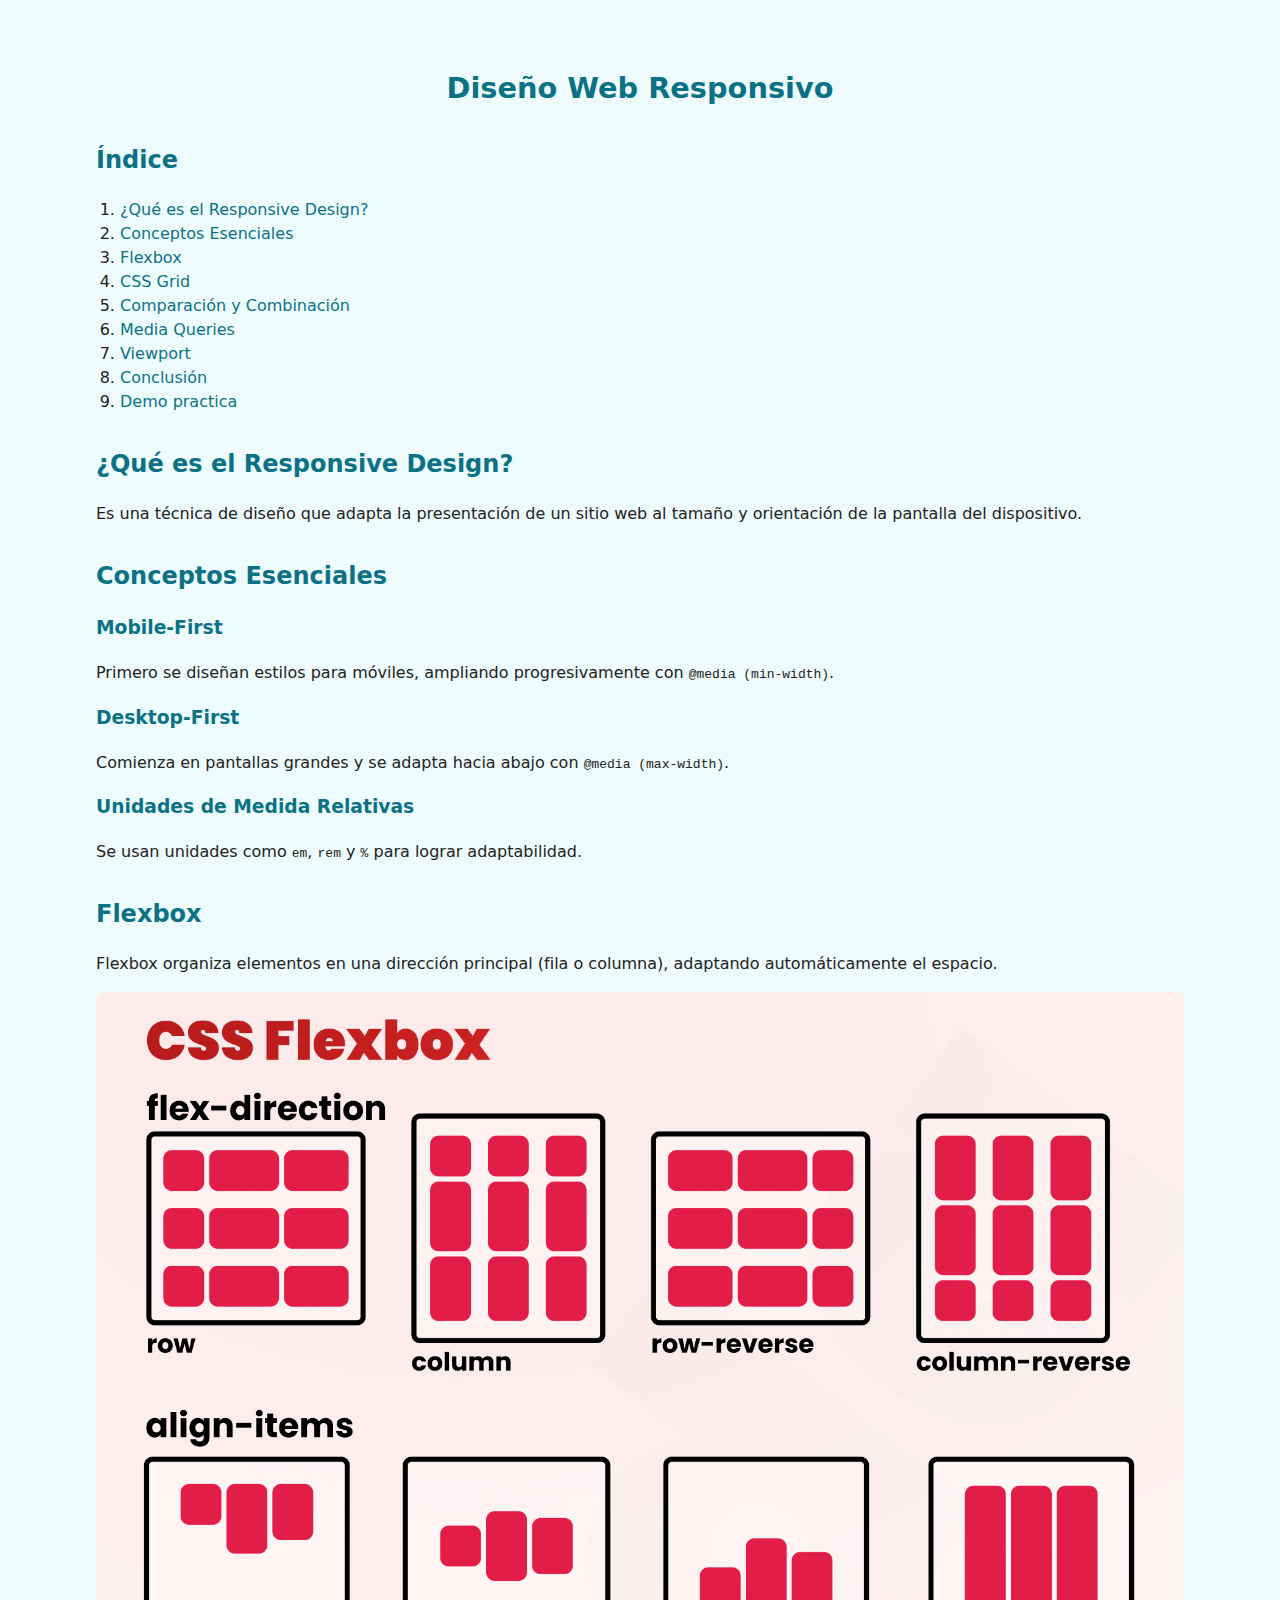
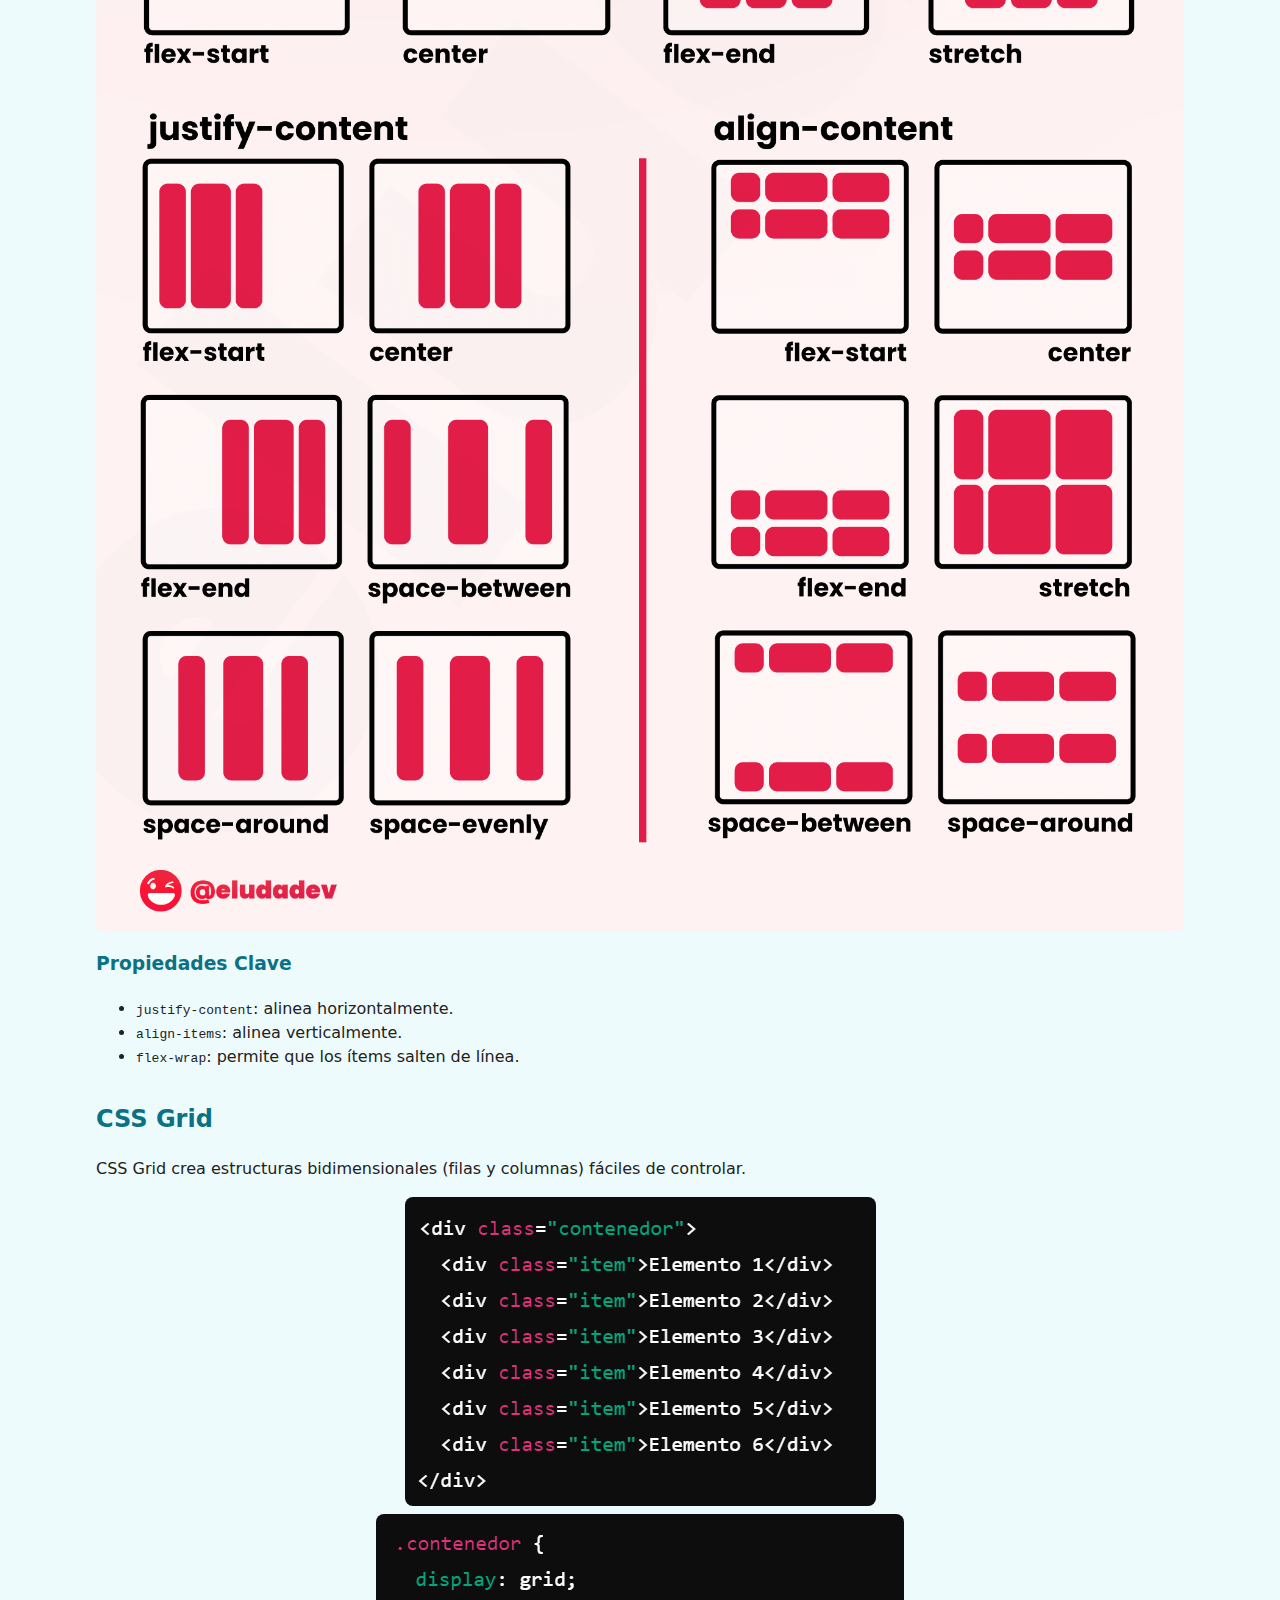
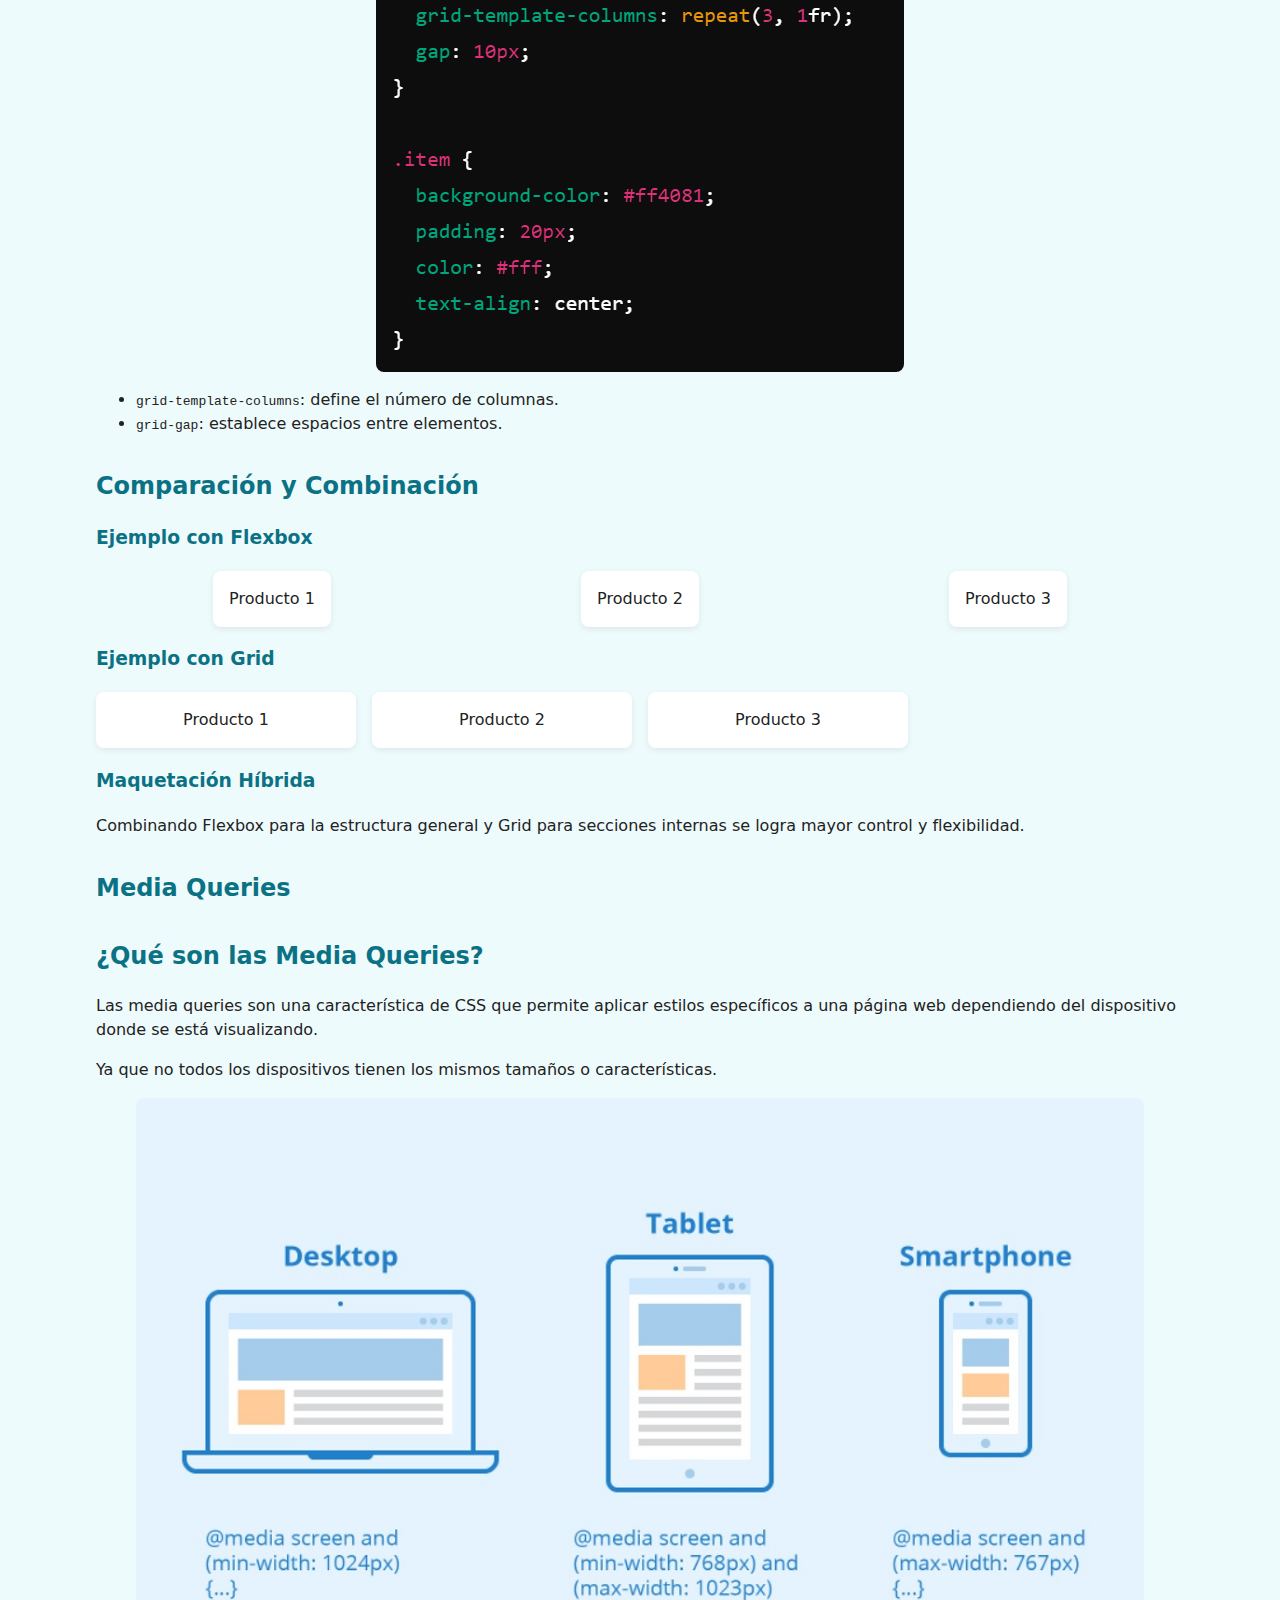
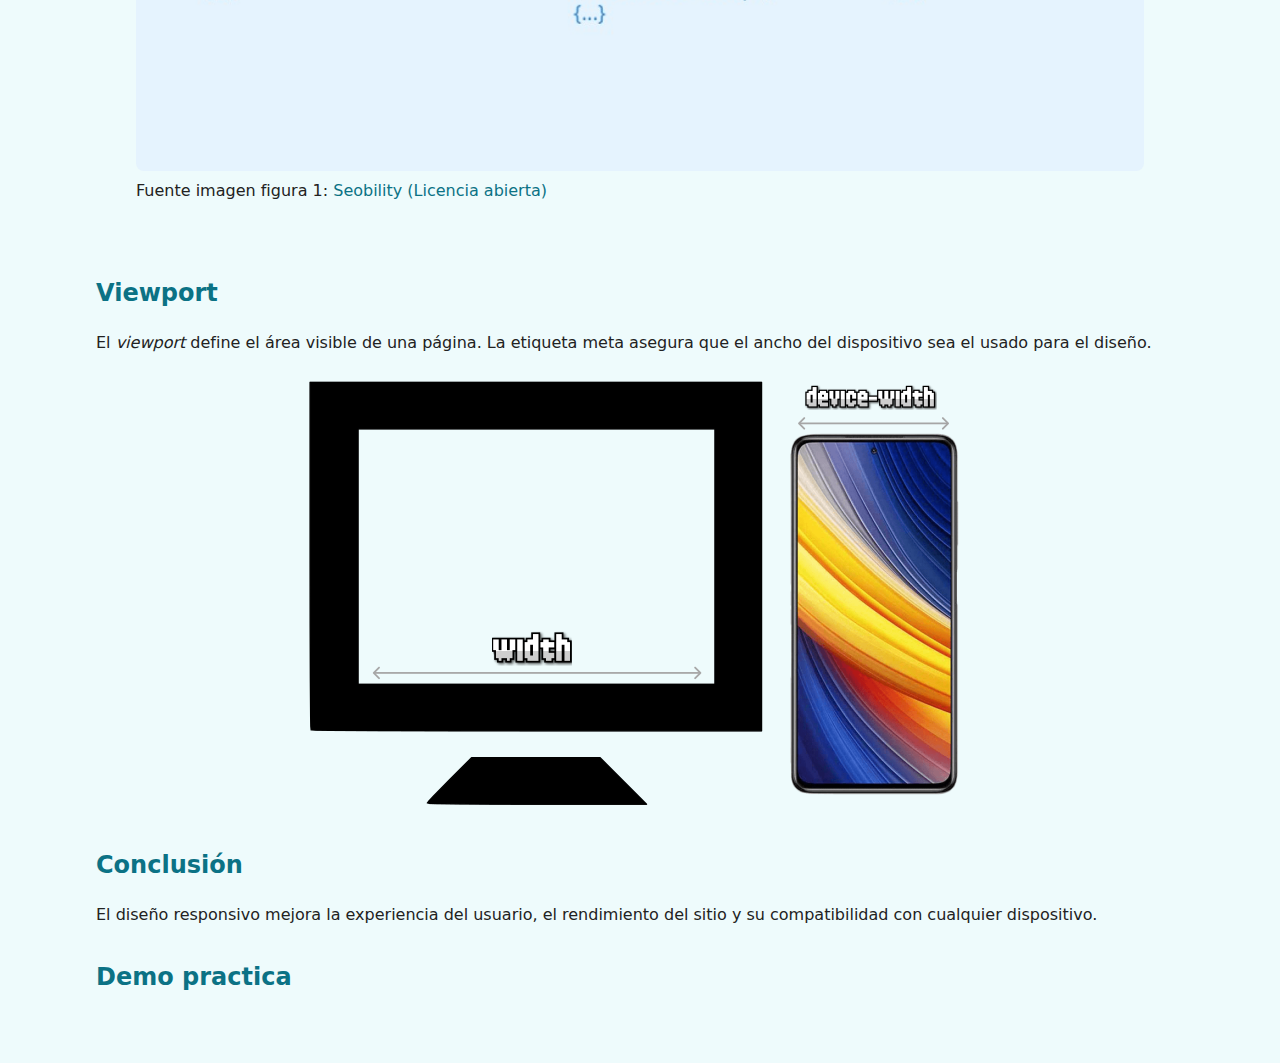
<file: index.html>
<!DOCTYPE html>
<html lang="es">
<head>
  <meta charset="UTF-8">
  <meta name="viewport" content="width=device-width, initial-scale=1.0">
  <title>Diseño Web Responsivo — Práctica Completa</title>
  <style>
    /* =============================
       ESTILOS BASE — MOBILE FIRST
       ============================= */
    :root {
      --color-primario: #0b7285;
      --color-fondo: #f7f9fb;
      --color-texto: #222;
      --color-muted: #6c757d;
      --espaciado: 1rem;
      font-family: system-ui, Arial, sans-serif;
    }

    * { box-sizing: border-box; }
    body {
      margin: 0;
      background: var(--color-fondo);
      color: var(--color-texto);
      line-height: 1.5;
      padding: var(--espaciado);
    }

    h1, h2, h3 { color: var(--color-primario); }
    h1 { text-align: center; margin-bottom: 1.5rem; }
    h2 { margin-top: 2rem; }

    a { color: var(--color-primario); text-decoration: none; }
    a:hover { text-decoration: underline; }

    ol { padding-left: 1.5rem; }

    img { max-width: 100%; height: auto; border-radius: 8px; display: block; margin: 0.5rem auto; }

    /* Flexbox */
    .flex-container {
      display: flex;
      flex-wrap: wrap;
      gap: var(--espaciado);
      justify-content: center;
    }

    /* Grid */
    .grid-container {
      display: grid;
      grid-template-columns: 1fr;
      gap: var(--espaciado);
    }

    .producto {
      background: white;
      border-radius: 8px;
      padding: 1rem;
      text-align: center;
      box-shadow: 0 2px 6px rgba(0,0,0,0.08);
    }

    /* =============================
       MEDIA QUERIES — RESPONSIVIDAD
       ============================= */

    /* Tabletas (>=481px) */
    @media (min-width: 481px) {
      body { padding: 2rem; }
      .grid-container { grid-template-columns: repeat(2, 1fr); }
      h1 { font-size: 1.8rem; }
    }

    /* Portátiles (>=769px) */
    @media (min-width: 769px) {
      .grid-container { grid-template-columns: repeat(3, 1fr); }
      .flex-container { justify-content: space-around; }
    }

    /* Escritorio (>=1025px) */
    @media (min-width: 1025px) {
      body { padding: 3rem 6rem; }
      .grid-container { grid-template-columns: repeat(4, 1fr); }
    }

    /* Landscape */
    @media (orientation: landscape) {
      body { background: #eefbfc; }
    }
  </style>
</head>
<body>
  <h1>Diseño Web Responsivo</h1>

  <!-- Índice -->
  <section id="Indice">
    <h2>Índice</h2>
    <ol>
      <li><a href="#definicion_responsividad">¿Qué es el Responsive Design?</a></li>
      <li><a href="#conceptos_esenciales">Conceptos Esenciales</a></li>
      <li><a href="#flexbox">Flexbox</a></li>
      <li><a href="#css_grid">CSS Grid</a></li>
      <li><a href="#Comparacion_y_Combinacion">Comparación y Combinación</a></li>
      <li><a href="#media_queries">Media Queries</a></li>
      <li><a href="#uso_viewport">Viewport</a></li>
      <li><a href="#conclusion">Conclusión</a></li>
      <li><a href="#demo">Demo practica</a></li>
    </ol>
  </section>

  <!-- Definición -->
  <section id="definicion_responsividad">
    <h2><a href="https://youtu.be/QKacZRBTcoo" target="_blank">¿Qué es el Responsive Design?</a></h2>
    <p>Es una técnica de diseño que adapta la presentación de un sitio web al tamaño y orientación de la pantalla del dispositivo.</p>
  </section>

  <!-- Conceptos Esenciales -->
  <section id="conceptos_esenciales">
    <h2>Conceptos Esenciales</h2>
    <h3>Mobile-First</h3>
    <p>Primero se diseñan estilos para móviles, ampliando progresivamente con <code>@media (min-width)</code>.</p>

    <h3>Desktop-First</h3>
    <p>Comienza en pantallas grandes y se adapta hacia abajo con <code>@media (max-width)</code>.</p>

    <h3>Unidades de Medida Relativas</h3>
    <p>Se usan unidades como <code>em</code>, <code>rem</code> y <code>%</code> para lograr adaptabilidad.</p>
  </section>

  <!-- Flexbox -->
  <section id="flexbox">
    <h2>Flexbox</h2>
    <p>Flexbox organiza elementos en una dirección principal (fila o columna), adaptando automáticamente el espacio.</p>
    <img src="Images/imagen_2025-10-03_170807408.png" alt="Ejemplo Flexbox">
    <h3>Propiedades Clave</h3>
    <ul>
      <li><code>justify-content</code>: alinea horizontalmente.</li>
      <li><code>align-items</code>: alinea verticalmente.</li>
      <li><code>flex-wrap</code>: permite que los ítems salten de línea.</li>
    </ul>
  </section>

  <!-- CSS Grid -->
  <section id="css_grid">
    <h2>CSS Grid</h2>
    <p>CSS Grid crea estructuras bidimensionales (filas y columnas) fáciles de controlar.</p>
    <img src="Images/imagen grid2.PNG" alt="Ejemplo Grid 1">
    <img src="Images/imagen grid3.PNG" alt="Ejemplo Grid 2">
    <ul>
      <li><code>grid-template-columns</code>: define el número de columnas.</li>
      <li><code>grid-gap</code>: establece espacios entre elementos.</li>
    </ul>
  </section>

  <!-- Comparación y Combinación -->
  <section id="Comparacion_y_Combinacion">
    <h2>Comparación y Combinación</h2>

    <h3>Ejemplo con Flexbox</h3>
    <div class="flex-container">
      <div class="producto">Producto 1</div>
      <div class="producto">Producto 2</div>
      <div class="producto">Producto 3</div>
    </div>

    <h3>Ejemplo con Grid</h3>
    <div class="grid-container">
      <div class="producto">Producto 1</div>
      <div class="producto">Producto 2</div>
      <div class="producto">Producto 3</div>
    </div>

    <h3>Maquetación Híbrida</h3>
    <p>Combinando Flexbox para la estructura general y Grid para secciones internas se logra mayor control y flexibilidad.</p>
  </section>

<!--Media Queries*-->
    <div id="media_queries">
        <h2>Media Queries</h2>
        <section id="media-queries">
            <h2><a href="https://www.youtube.com/watch?v=8O03W0Ny7Zg&t=37s" target="_blank">¿Qué son las Media Queries?</a></h2>
            <p>Las media queries son una característica de CSS que permite aplicar estilos específicos a una página web dependiendo del dispositivo donde se está visualizando.</p>
            <p>Ya que no todos los dispositivos tienen los mismos tamaños o características.</p>

            <figure id="imagen-media-queries">
                <img src="Images/WhatsApp Image 2025-10-07 at 05.44.26_9d6fdb37.jpg" alt="Ejemplo visual de Media Queries">
                <figcaption>
                    Fuente imagen figura 1: 
                    <a href="https://www.seobility.net/es/wiki/Media_Query" target="_blank" rel="noopener noreferrer">
                        Seobility (Licencia abierta)
                    </a>
                </figcaption>
            </figure>
        </section>

  <!-- Viewport -->
  <section id="uso_viewport">
    <h2>Viewport</h2>
    <p>El <em>viewport</em> define el área visible de una página. La etiqueta meta asegura que el ancho del dispositivo sea el usado para el diseño.</p>
    <img src="Images/viewport.PNG" alt="Ejemplo del viewport en diseño responsivo">
  </section>

  <!-- Conclusión -->
  <section id="conclusion">
    <h2>Conclusión</h2>
    <p>El diseño responsivo mejora la experiencia del usuario, el rendimiento del sitio y su compatibilidad con cualquier dispositivo.</p>
  </section>

  <!-- Demo practica -->
  <section id="demo">
    <h2><a href="flex-app.html">Demo practica</a></h2>
</body>
</html>
</file>
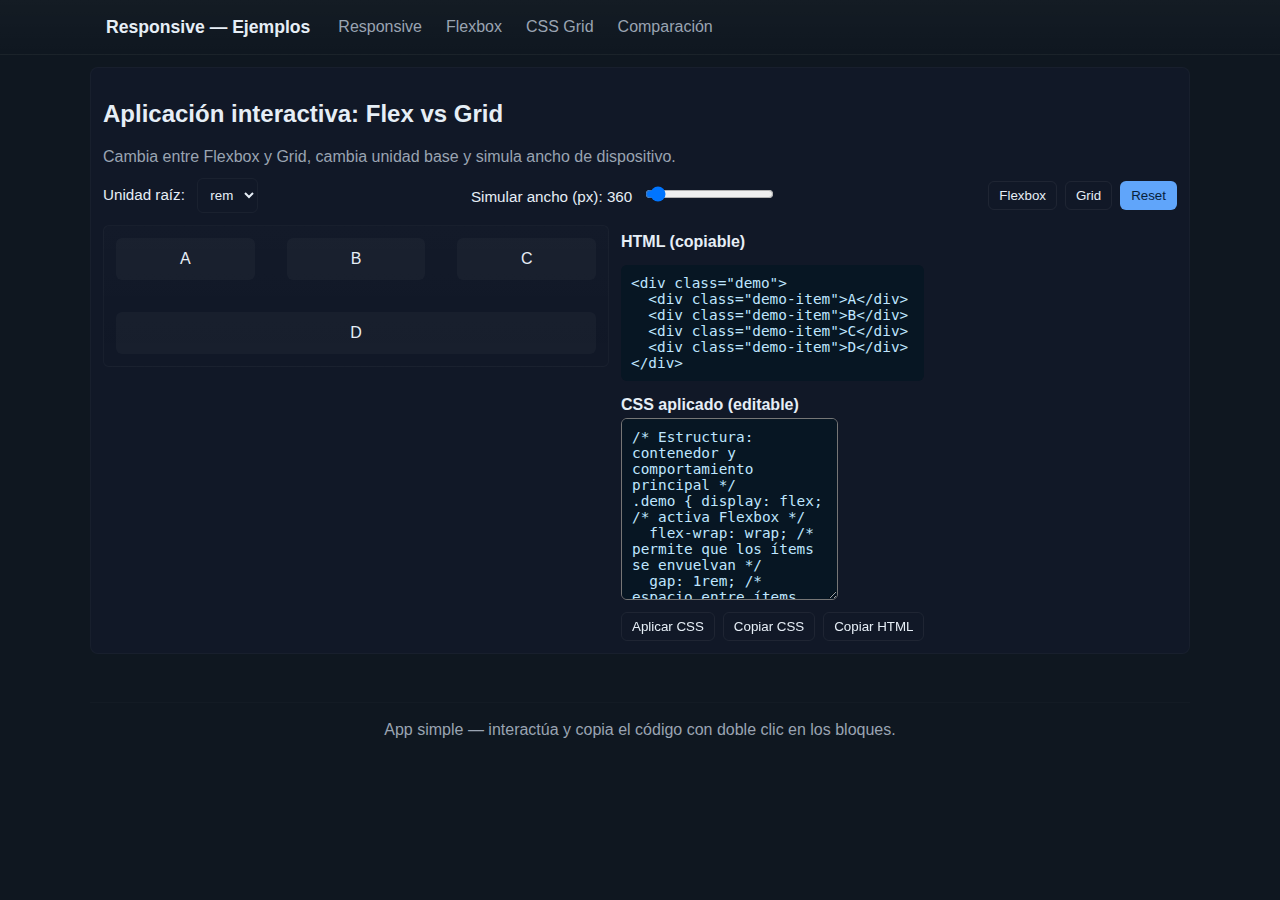
<file: flex-app.html>
<!doctype html>
<html lang="es">
<head>
  <meta charset="utf-8" />
  <meta name="viewport" content="width=device-width,initial-scale=1" />
  <title>Responsive básico — Flexbox y Grid (ejemplos simples)</title>
  <link rel="stylesheet" href="flex-app.css">
  <style>
    /* pequeña pista dentro de la página para estudiantes */
    .hint { font-size: .9rem; color: #9aa4b2; margin-top: .25rem }
  </style>
  <style id="liveDemoStyle"></style>
</head>
<body>
  <header class="site-header">
    <div class="header-inner wrap-inner">
      <div class="brand">Responsive — Ejemplos</div>
      <nav class="site-nav" aria-label="Principal">
        <a href="#responsive">Responsive</a>
        <a href="#flexbox">Flexbox</a>
        <a href="#grid">CSS Grid</a>
        <a href="#comparacion">Comparación</a>
      </nav>
    </div>
  </header>

  <main class="main wrap-inner">
    <!-- App: controles y demo interactivo -->
    <section class="section">
      <h2>Aplicación interactiva: Flex vs Grid</h2>
      <p class="short">Cambia entre Flexbox y Grid, cambia unidad base y simula ancho de dispositivo.</p>

      <div class="controls">
        <div>
          <label for="unitSelect">Unidad raíz:</label>
          <select id="unitSelect">
            <option value="rem">rem</option>
            <option value="em">em</option>
            <option value="vw">vw</option>
          </select>
        </div>

        <div>
          <label for="vwSlider">Simular ancho (px): <output id="vwOut">360</output></label>
          <input id="vwSlider" type="range" min="320" max="1200" value="360">
        </div>

        <div class="btn-row">
          <button class="btn" id="useFlex">Flexbox</button>
          <button class="btn" id="useGrid">Grid</button>
          <button class="btn primary" id="resetSize">Reset</button>
        </div>
      </div>

      <div class="demo-wrap" id="demoWrap">
        <div class="demo" id="demoArea">
          <div class="demo-item">A</div>
          <div class="demo-item">B</div>
          <div class="demo-item">C</div>
          <div class="demo-item">D</div>
        </div>

        <aside class="code-panel">
          <div class="code-title">HTML (copiable)</div>
          <pre id="htmlCode" class="code">&lt;div class="demo"&gt;
  &lt;div class="demo-item"&gt;A&lt;/div&gt;
  &lt;div class="demo-item"&gt;B&lt;/div&gt;
  &lt;div class="demo-item"&gt;C&lt;/div&gt;
  &lt;div class="demo-item"&gt;D&lt;/div&gt;
&lt;/div&gt;</pre>
          <div class="code-title">CSS aplicado (editable)</div>
          <textarea id="cssCode" class="code" rows="10"></textarea>

          <div class="code-actions" style="margin-top:8px;display:flex;gap:8px;">
            <button class="btn" id="applyCssBtn">Aplicar CSS</button>
            <button class="btn" id="copyCssBtn">Copiar CSS</button>
            <button class="btn" id="copyHtmlBtn">Copiar HTML</button>
          </div>
        </aside>
      </div>
    </section>

  </main>

  <footer class="site-footer wrap-inner">App simple — interactúa y copia el código con doble clic en los bloques.</footer>

  <script>
  const demo = document.getElementById('demoArea');
  const cssCode = document.getElementById('cssCode');
  const demoWrap = document.getElementById('demoWrap');
  const unitSelect = document.getElementById('unitSelect');
  const vwSlider = document.getElementById('vwSlider');
  const vwOut = document.getElementById('vwOut');
  const liveStyle = document.getElementById('liveDemoStyle');
  const applyCssBtn = document.getElementById('applyCssBtn');
  const copyCssBtn = document.getElementById('copyCssBtn');
  const copyHtmlBtn = document.getElementById('copyHtmlBtn');

    function applyFlex() {
      demo.className = 'demo demo-flex';
      const css = `/* Estructura: contenedor y comportamiento principal */
.demo { display: flex; /* activa Flexbox */
  flex-wrap: wrap; /* permite que los ítems se envuelvan */
  gap: 1rem; /* espacio entre ítems (usa rem para escalar) */
}

/* Ítems: tamaño base y comportamiento flexible */
.demo-item {
  flex: 1 1 8rem; /* grow shrink basis */
  min-width: 6rem; /* evita que se rompan demasiado */
  padding: 0.75rem; text-align: center;
}

/* Responsive: ejemplos de adaptación */
@media (min-width: 700px) {
  .demo { gap: 1.5rem; }
}`;
      cssCode.value = css;
    }

    function applyGrid() {
      demo.className = 'demo demo-grid';
      const css = `/* Estructura: definición de la cuadrícula */
.demo { display: grid; /* activa CSS Grid */
  grid-template-columns: repeat(auto-fill, minmax(8rem, 1fr)); /* columnas responsivas */
  gap: 1rem; /* espacio entre celdas */
}

/* Ítems: estilos internos de cada celda */
.demo-item { padding: 0.75rem; text-align: center; }

/* Responsive: ajustes para pantallas grandes */
@media (min-width: 700px) {
  .demo { gap: 1.5rem; }
}`;
      cssCode.value = css;
    }

    unitSelect.addEventListener('change', () => {
      const u = unitSelect.value;
      if (u === 'rem') document.documentElement.style.fontSize = '16px';
      if (u === 'em') document.documentElement.style.fontSize = '14px';
      if (u === 'vw') document.documentElement.style.fontSize = (window.innerWidth/100) + 'px';
    });

    vwSlider.addEventListener('input', () => {
      const val = vwSlider.value;
      vwOut.textContent = val;
      demoWrap.style.width = val + 'px';
    });

    document.getElementById('useFlex').addEventListener('click', applyFlex);
    document.getElementById('useGrid').addEventListener('click', applyGrid);
    document.getElementById('resetSize').addEventListener('click', () => { demoWrap.style.width = ''; vwSlider.value = 360; vwOut.textContent = 360; });

    // aplicar CSS al demo (inyectar en <style id="liveDemoStyle">)
    function applyCssToDemo() {
      liveStyle.textContent = cssCode.value || '';
    }

    applyCssBtn.addEventListener('click', applyCssToDemo);
    copyCssBtn.addEventListener('click', () => { navigator.clipboard && navigator.clipboard.writeText(cssCode.value || ''); });
    copyHtmlBtn.addEventListener('click', () => { const text = document.getElementById('htmlCode').textContent || ''; navigator.clipboard && navigator.clipboard.writeText(text); });

    applyFlex();
    applyCssToDemo();

    // doble clic para copiar HTML
    document.getElementById('htmlCode').addEventListener('dblclick', () => { const text = document.getElementById('htmlCode').textContent || ''; navigator.clipboard && navigator.clipboard.writeText(text); });
  </script>
</body>
</html>
</file>
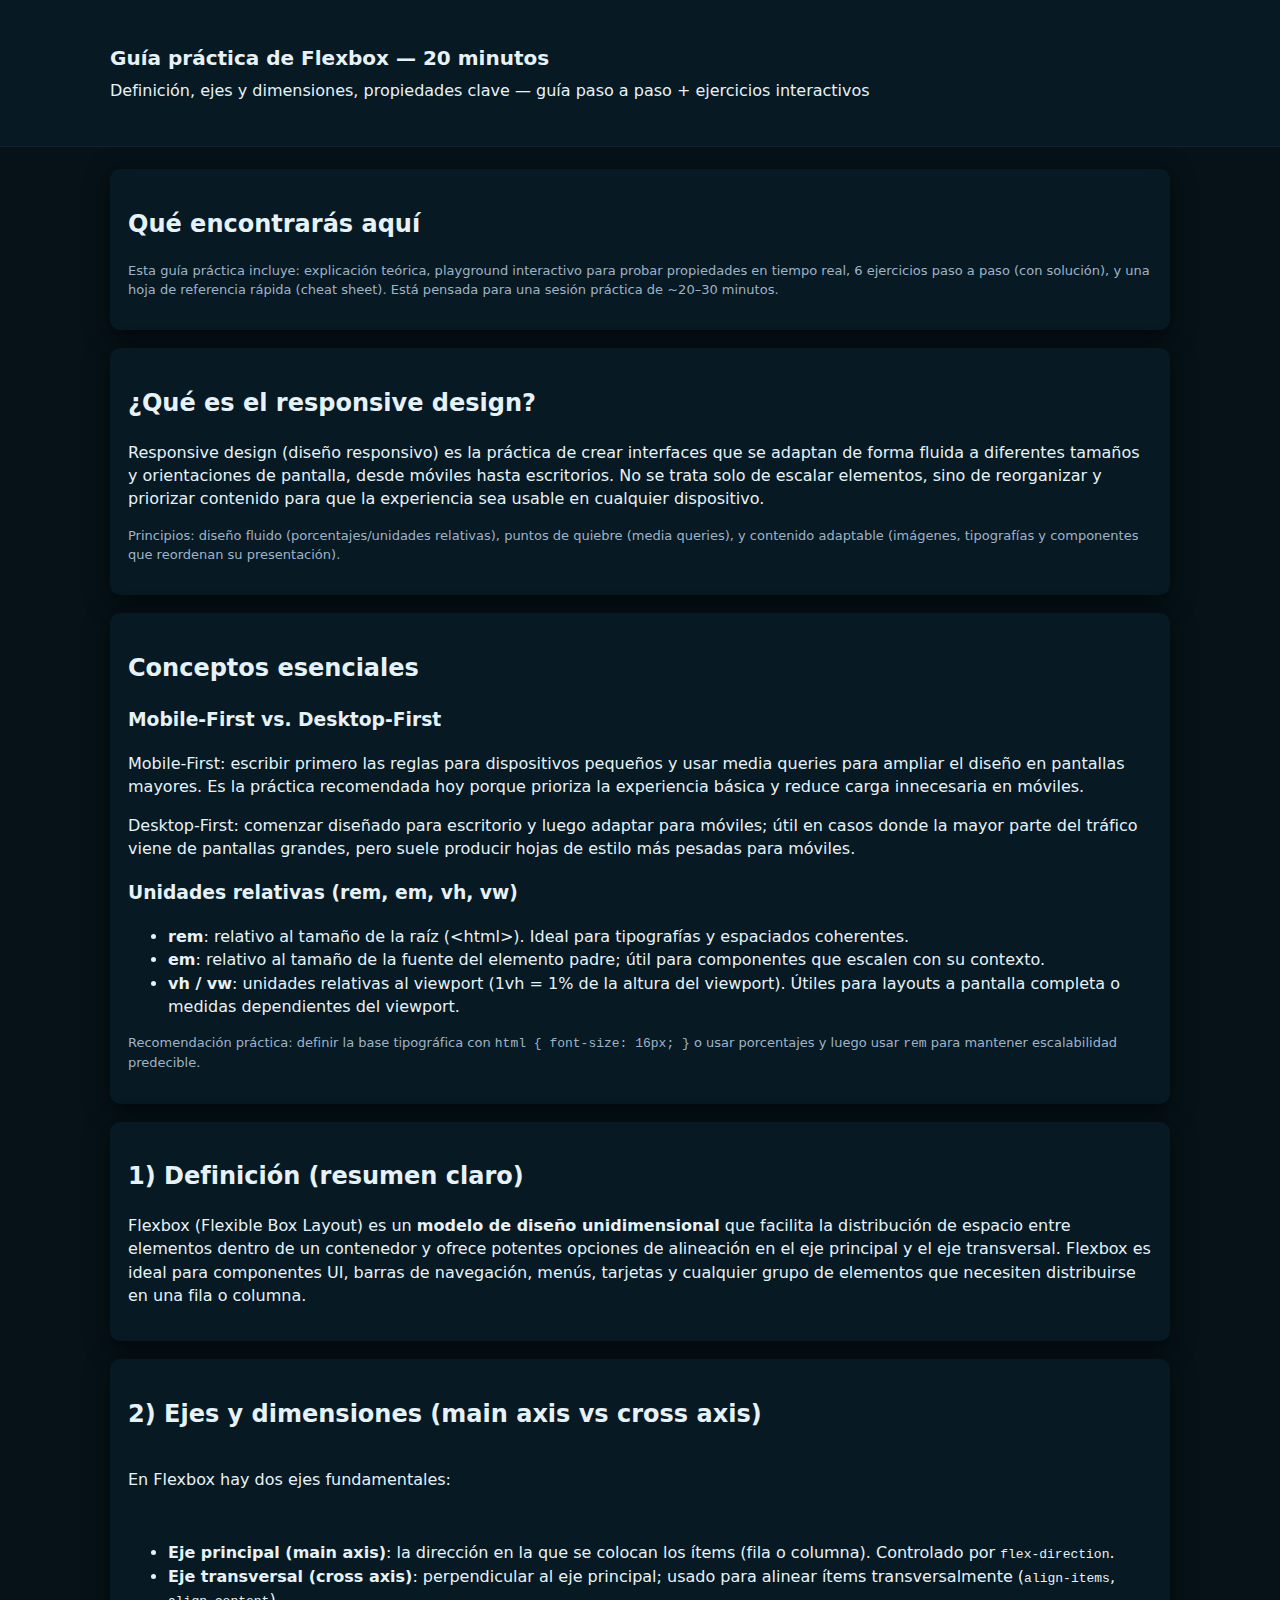
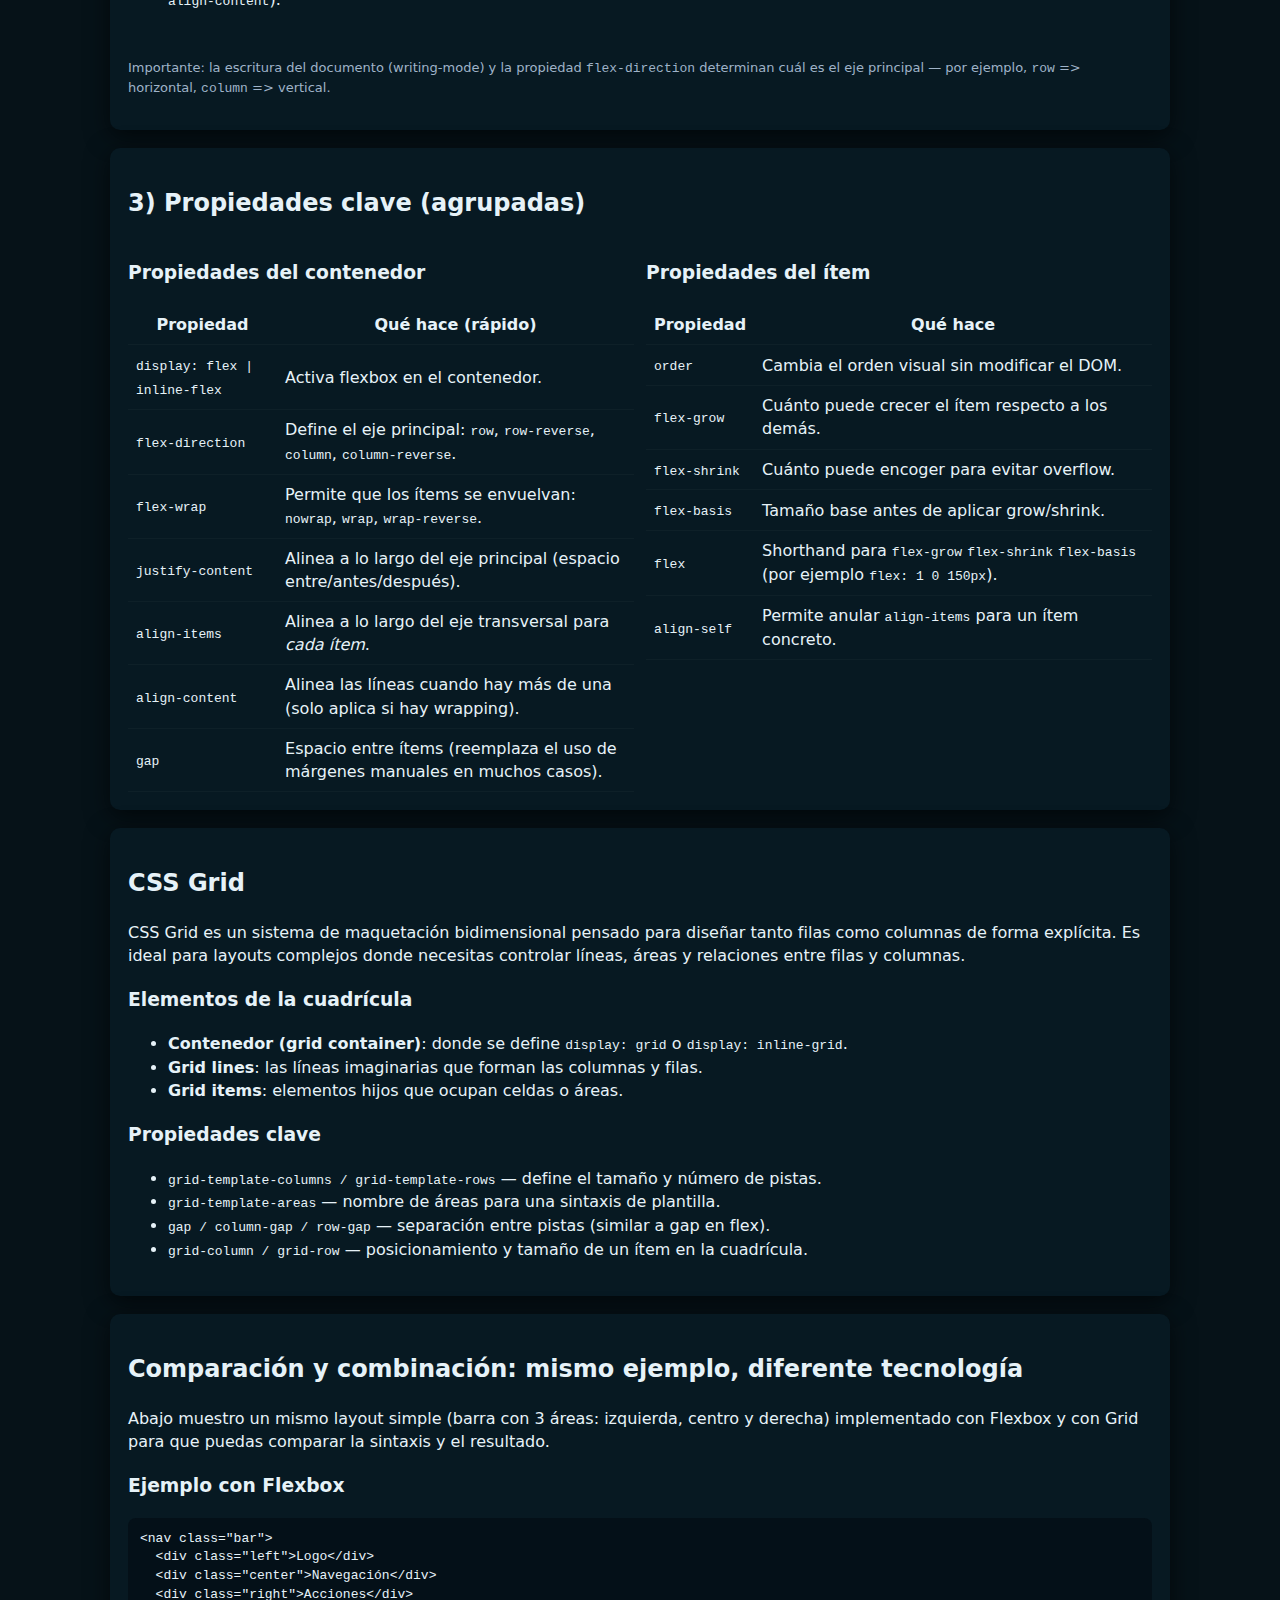
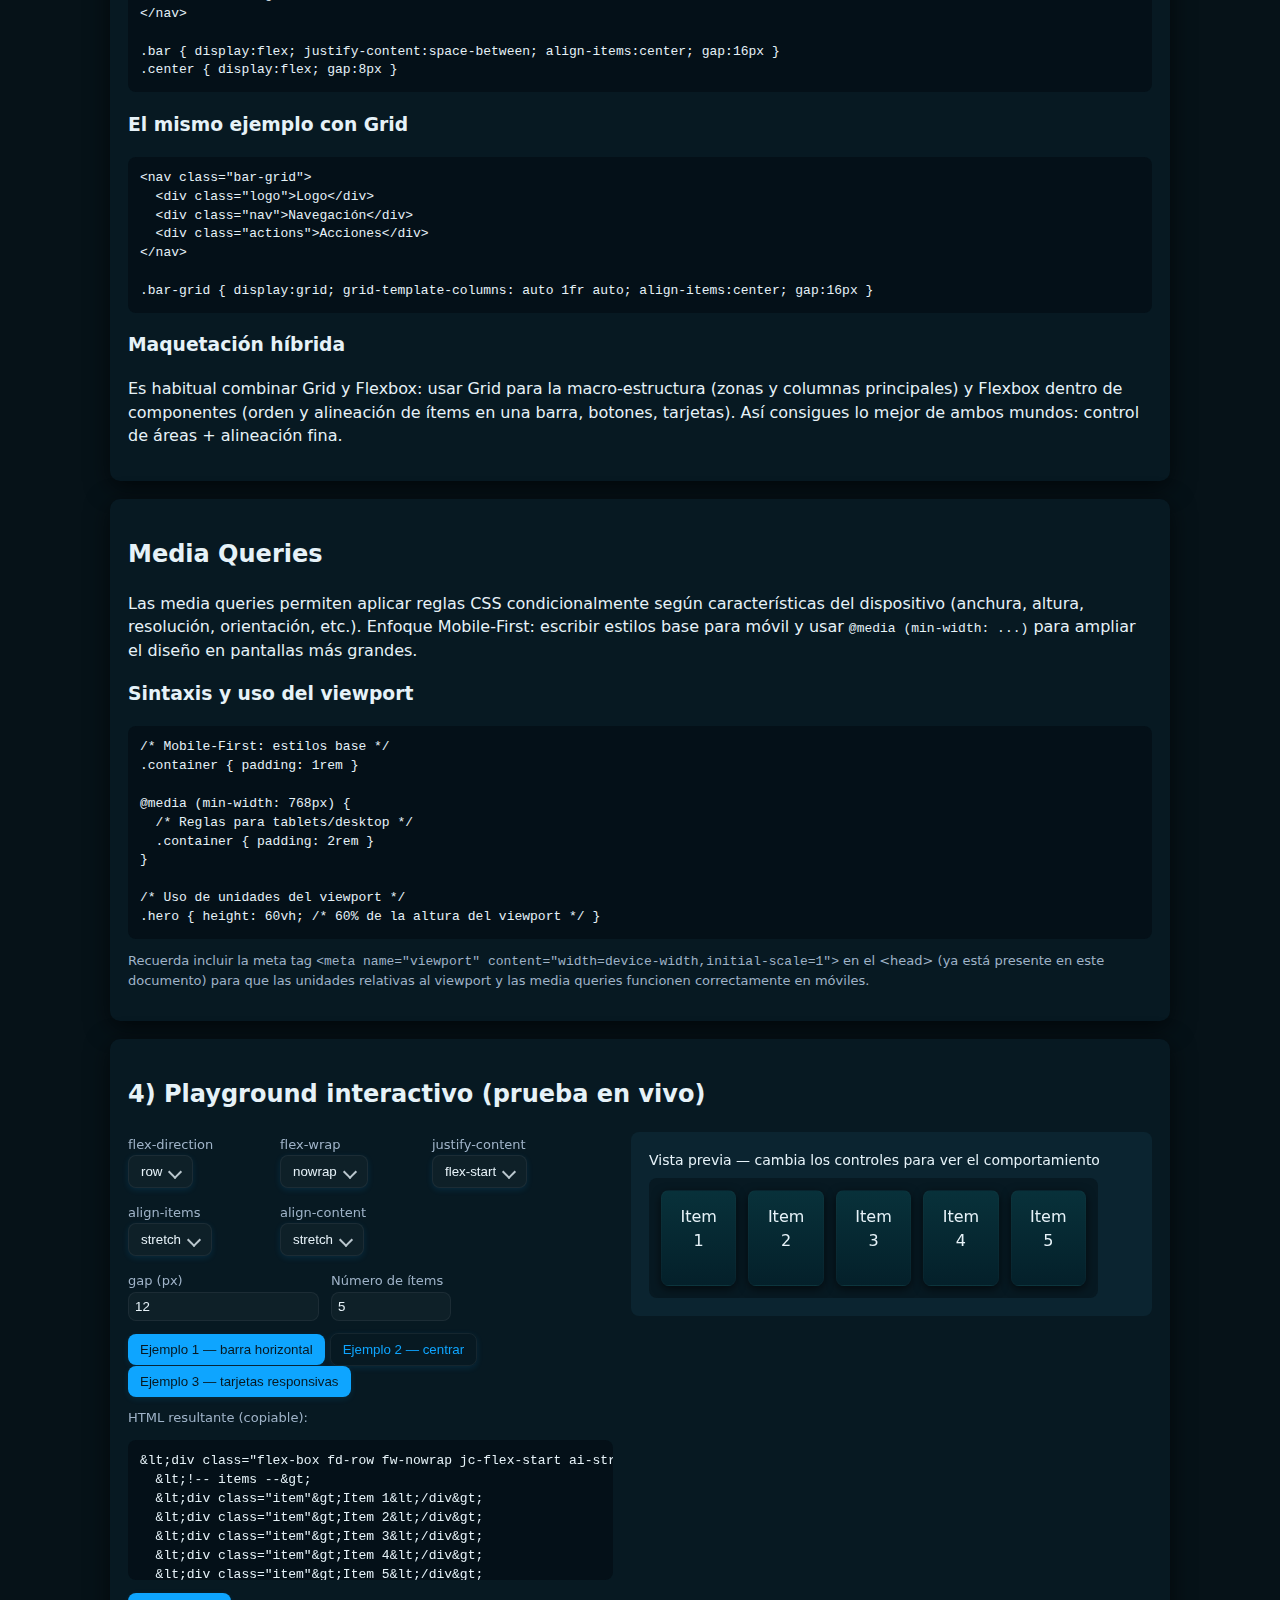
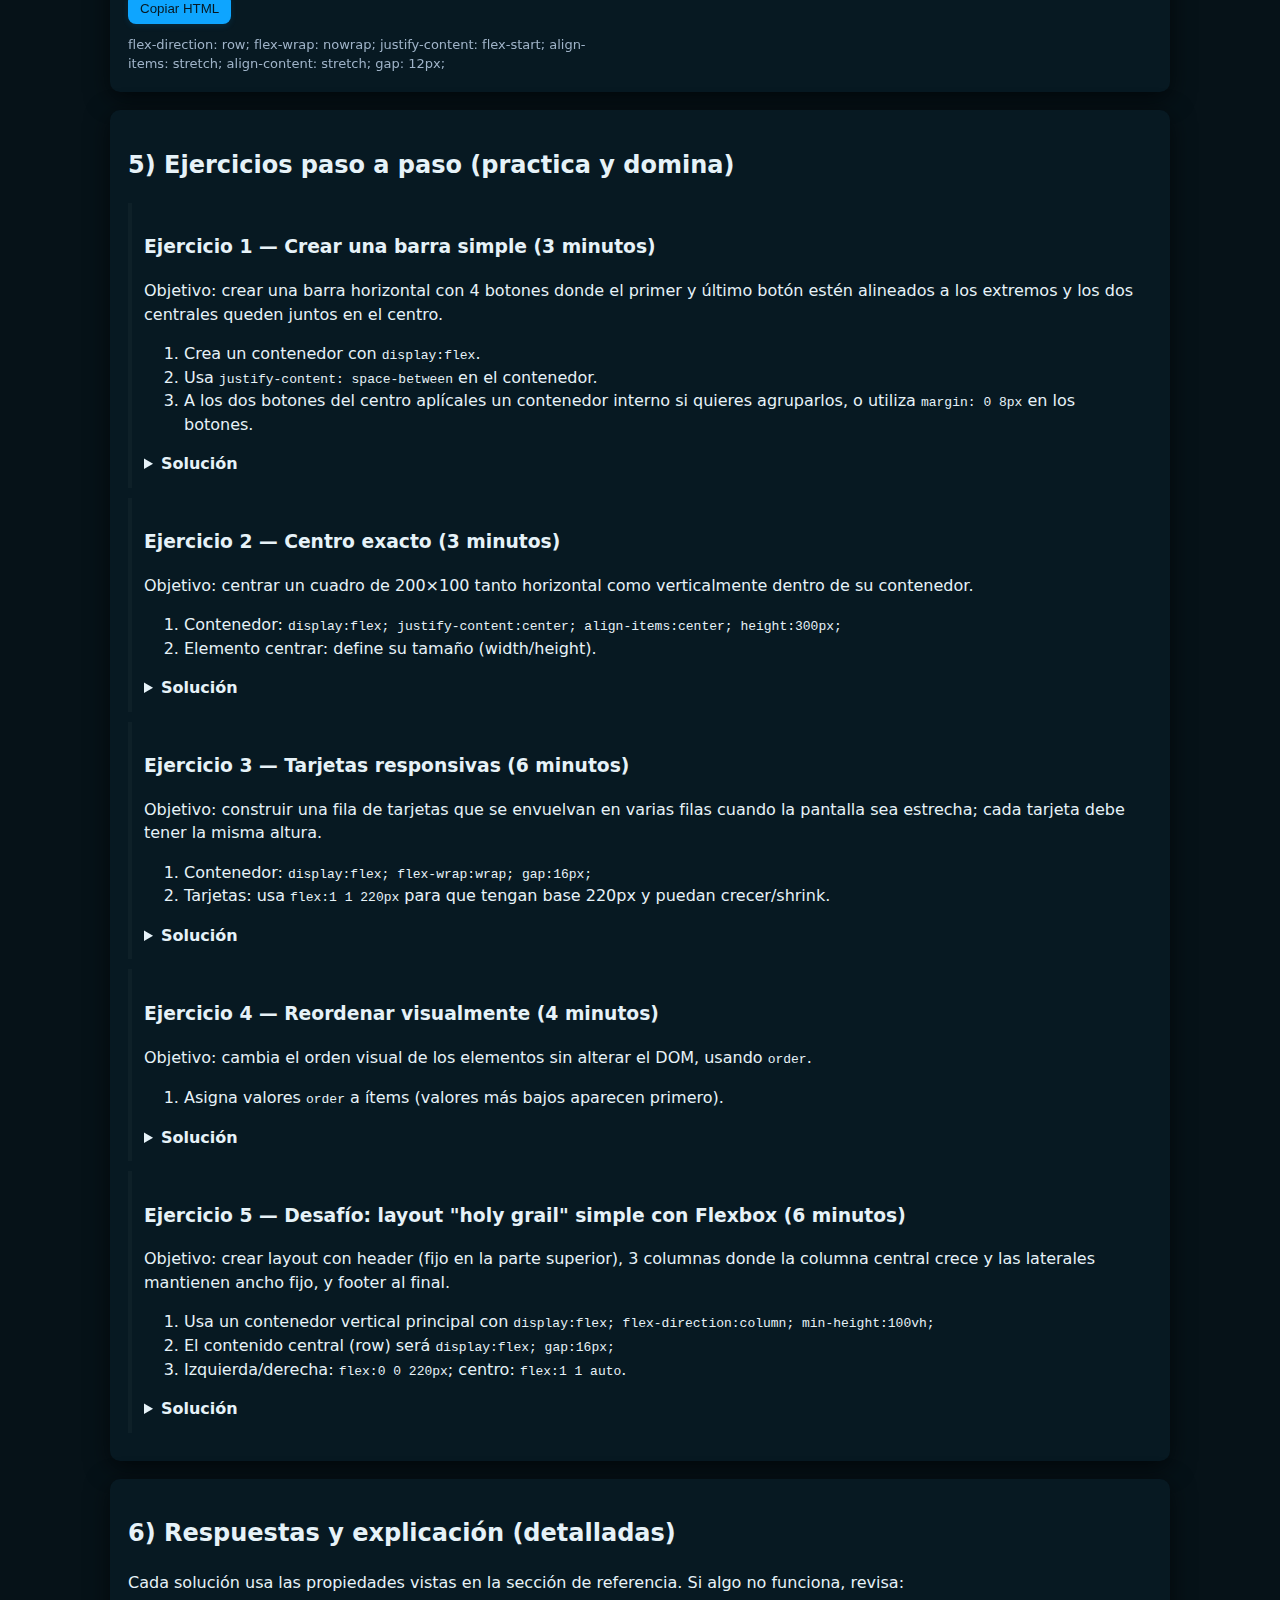
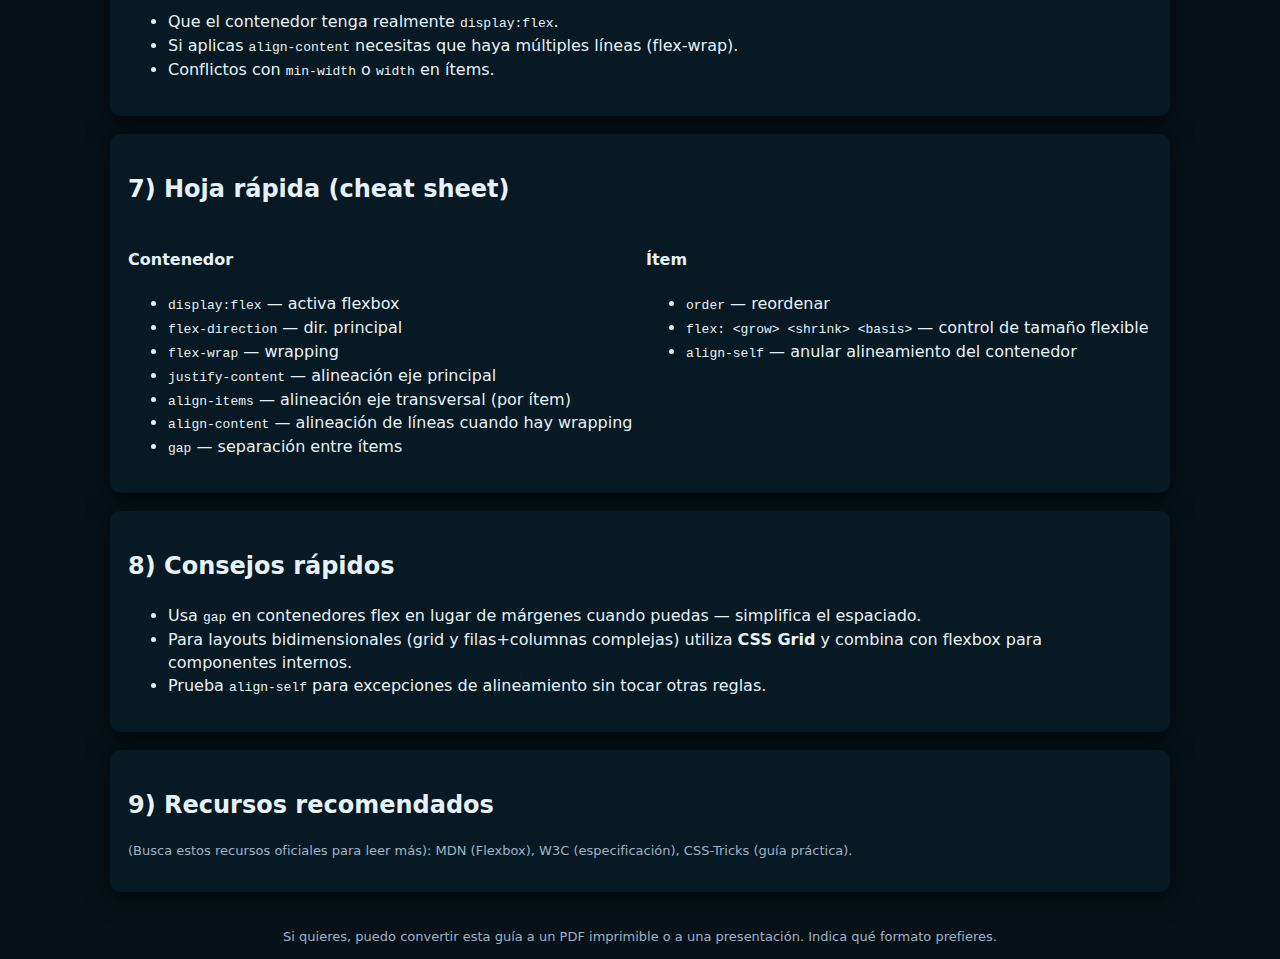
<file: White.html>
<!doctype html>
<html lang="es">
<head>
  <meta charset="utf-8" />
  <meta name="viewport" content="width=device-width,initial-scale=1" />
  <title>Guía práctica de Flexbox — 20 minutos (Interactivo)</title>
  <link rel="stylesheet" href="style.css">
</head>
<body>
  <header>
    <div class="wrap">
      <h1>Guía práctica de Flexbox — 20 minutos</h1>
      <div class="meta">Definición, ejes y dimensiones, propiedades clave — guía paso a paso + ejercicios interactivos</div>
    </div>
  </header>

  <main class="wrap">
    <section class="card">
      <h2>Qué encontrarás aquí</h2>
      <p class="small">Esta guía práctica incluye: explicación teórica, playground interactivo para probar propiedades en tiempo real, 6 ejercicios paso a paso (con solución), y una hoja de referencia rápida (cheat sheet). Está pensada para una sesión práctica de ~20–30 minutos.</p>
    </section>

    <!-- Sección añadida: Responsive Design y conceptos esenciales -->
    <section class="card">
      <h2>¿Qué es el responsive design?</h2>
      <p>Responsive design (diseño responsivo) es la práctica de crear interfaces que se adaptan de forma fluida a diferentes tamaños y orientaciones de pantalla, desde móviles hasta escritorios. No se trata solo de escalar elementos, sino de reorganizar y priorizar contenido para que la experiencia sea usable en cualquier dispositivo.</p>
      <p class="small">Principios: diseño fluido (porcentajes/unidades relativas), puntos de quiebre (media queries), y contenido adaptable (imágenes, tipografías y componentes que reordenan su presentación).</p>
    </section>

    <section class="card">
      <h2>Conceptos esenciales</h2>
      <h3>Mobile‑First vs. Desktop‑First</h3>
      <p>Mobile‑First: escribir primero las reglas para dispositivos pequeños y usar media queries para ampliar el diseño en pantallas mayores. Es la práctica recomendada hoy porque prioriza la experiencia básica y reduce carga innecesaria en móviles.</p>
      <p>Desktop‑First: comenzar diseñado para escritorio y luego adaptar para móviles; útil en casos donde la mayor parte del tráfico viene de pantallas grandes, pero suele producir hojas de estilo más pesadas para móviles.</p>

      <h3>Unidades relativas (rem, em, vh, vw)</h3>
      <ul>
        <li><strong>rem</strong>: relativo al tamaño de la raíz (&lt;html&gt;). Ideal para tipografías y espaciados coherentes.</li>
        <li><strong>em</strong>: relativo al tamaño de la fuente del elemento padre; útil para componentes que escalen con su contexto.</li>
        <li><strong>vh / vw</strong>: unidades relativas al viewport (1vh = 1% de la altura del viewport). Útiles para layouts a pantalla completa o medidas dependientes del viewport.</li>
      </ul>
      <p class="small">Recomendación práctica: definir la base tipográfica con <code>html { font-size: 16px; }</code> o usar porcentajes y luego usar <code>rem</code> para mantener escalabilidad predecible.</p>
    </section>

    <!-- Fin secciones añadidas -->

    <section class="card">
      <h2>1) Definición (resumen claro)</h2>
      <p>Flexbox (Flexible Box Layout) es un <strong>modelo de diseño unidimensional</strong> que facilita la distribución de espacio entre elementos dentro de un contenedor y ofrece potentes opciones de alineación en el eje principal y el eje transversal. Flexbox es ideal para componentes UI, barras de navegación, menús, tarjetas y cualquier grupo de elementos que necesiten distribuirse en una fila o columna.</p>
    </section>

    <section class="card">
      <h2>2) Ejes y dimensiones (main axis vs cross axis)</h2>
      <div class="grid">
        <p>En Flexbox hay dos ejes fundamentales:</p>
        <ul>
          <li><strong>Eje principal (main axis)</strong>: la dirección en la que se colocan los ítems (fila o columna). Controlado por <code>flex-direction</code>.</li>
          <li><strong>Eje transversal (cross axis)</strong>: perpendicular al eje principal; usado para alinear ítems transversalmente (<code>align-items</code>, <code>align-content</code>).</li>
        </ul>
        <p class="small">Importante: la escritura del documento (writing-mode) y la propiedad <code>flex-direction</code> determinan cuál es el eje principal — por ejemplo, <code>row</code> => horizontal, <code>column</code> => vertical.</p>
      </div>
    </section>

    <section class="card">
      <h2>3) Propiedades clave (agrupadas)</h2>
      <div class="cheats">
        <div>
          <h3>Propiedades del contenedor</h3>
          <table>
            <tr><th>Propiedad</th><th>Qué hace (rápido)</th></tr>
            <tr><td><code>display: flex | inline-flex</code></td><td>Activa flexbox en el contenedor.</td></tr>
            <tr><td><code>flex-direction</code></td><td>Define el eje principal: <code>row</code>, <code>row-reverse</code>, <code>column</code>, <code>column-reverse</code>.</td></tr>
            <tr><td><code>flex-wrap</code></td><td>Permite que los ítems se envuelvan: <code>nowrap</code>, <code>wrap</code>, <code>wrap-reverse</code>.</td></tr>
            <tr><td><code>justify-content</code></td><td>Alinea a lo largo del eje principal (espacio entre/antes/después).</td></tr>
            <tr><td><code>align-items</code></td><td>Alinea a lo largo del eje transversal para <em>cada ítem</em>.</td></tr>
            <tr><td><code>align-content</code></td><td>Alinea las líneas cuando hay más de una (solo aplica si hay wrapping).</td></tr>
            <tr><td><code>gap</code></td><td>Espacio entre ítems (reemplaza el uso de márgenes manuales en muchos casos).</td></tr>
          </table>
        </div>
        <div>
          <h3>Propiedades del ítem</h3>
          <table>
            <tr><th>Propiedad</th><th>Qué hace</th></tr>
            <tr><td><code>order</code></td><td>Cambia el orden visual sin modificar el DOM.</td></tr>
            <tr><td><code>flex-grow</code></td><td>Cuánto puede crecer el ítem respecto a los demás.</td></tr>
            <tr><td><code>flex-shrink</code></td><td>Cuánto puede encoger para evitar overflow.</td></tr>
            <tr><td><code>flex-basis</code></td><td>Tamaño base antes de aplicar grow/shrink.</td></tr>
            <tr><td><code>flex</code></td><td>Shorthand para <code>flex-grow</code> <code>flex-shrink</code> <code>flex-basis</code> (por ejemplo <code>flex: 1 0 150px</code>).</td></tr>
            <tr><td><code>align-self</code></td><td>Permite anular <code>align-items</code> para un ítem concreto.</td></tr>
          </table>
        </div>
      </div>
    </section>

    <!-- Sección añadida: CSS Grid, comparación y media queries -->
    <section class="card">
      <h2>CSS Grid</h2>
      <p>CSS Grid es un sistema de maquetación bidimensional pensado para diseñar tanto filas como columnas de forma explícita. Es ideal para layouts complejos donde necesitas controlar líneas, áreas y relaciones entre filas y columnas.</p>
      <h3>Elementos de la cuadrícula</h3>
      <ul>
        <li><strong>Contenedor (grid container)</strong>: donde se define <code>display: grid</code> o <code>display: inline-grid</code>.</li>
        <li><strong>Grid lines</strong>: las líneas imaginarias que forman las columnas y filas.</li>
        <li><strong>Grid items</strong>: elementos hijos que ocupan celdas o áreas.</li>
      </ul>
      <h3>Propiedades clave</h3>
      <ul>
        <li><code>grid-template-columns / grid-template-rows</code> — define el tamaño y número de pistas.</li>
        <li><code>grid-template-areas</code> — nombre de áreas para una sintaxis de plantilla.</li>
        <li><code>gap / column-gap / row-gap</code> — separación entre pistas (similar a gap en flex).</li>
        <li><code>grid-column / grid-row</code> — posicionamiento y tamaño de un ítem en la cuadrícula.</li>
      </ul>
    </section>

    <section class="card">
      <h2>Comparación y combinación: mismo ejemplo, diferente tecnología</h2>
      <p>Abajo muestro un mismo layout simple (barra con 3 áreas: izquierda, centro y derecha) implementado con Flexbox y con Grid para que puedas comparar la sintaxis y el resultado.</p>
      <h3>Ejemplo con Flexbox</h3>
      <pre class="code">&lt;nav class="bar"&gt;
  &lt;div class="left"&gt;Logo&lt;/div&gt;
  &lt;div class="center"&gt;Navegación&lt;/div&gt;
  &lt;div class="right"&gt;Acciones&lt;/div&gt;
&lt;/nav&gt;

.bar { display:flex; justify-content:space-between; align-items:center; gap:16px }
.center { display:flex; gap:8px }</pre>

      <h3>El mismo ejemplo con Grid</h3>
      <pre class="code">&lt;nav class="bar-grid"&gt;
  &lt;div class="logo"&gt;Logo&lt;/div&gt;
  &lt;div class="nav"&gt;Navegación&lt;/div&gt;
  &lt;div class="actions"&gt;Acciones&lt;/div&gt;
&lt;/nav&gt;

.bar-grid { display:grid; grid-template-columns: auto 1fr auto; align-items:center; gap:16px }</pre>

      <h3>Maquetación híbrida</h3>
      <p>Es habitual combinar Grid y Flexbox: usar Grid para la macro‑estructura (zonas y columnas principales) y Flexbox dentro de componentes (orden y alineación de ítems en una barra, botones, tarjetas). Así consigues lo mejor de ambos mundos: control de áreas + alineación fina.</p>
    </section>

    <section class="card">
      <h2>Media Queries</h2>
      <p>Las media queries permiten aplicar reglas CSS condicionalmente según características del dispositivo (anchura, altura, resolución, orientación, etc.). Enfoque Mobile‑First: escribir estilos base para móvil y usar <code>@media (min-width: ...)</code> para ampliar el diseño en pantallas más grandes.</p>
      <h3>Sintaxis y uso del viewport</h3>
      <pre class="code">/* Mobile‑First: estilos base */
.container { padding: 1rem }

@media (min-width: 768px) {
  /* Reglas para tablets/desktop */
  .container { padding: 2rem }
}

/* Uso de unidades del viewport */
.hero { height: 60vh; /* 60% de la altura del viewport */ }
</pre>
      <p class="small">Recuerda incluir la meta tag <code>&lt;meta name="viewport" content="width=device-width,initial-scale=1"&gt;</code> en el &lt;head&gt; (ya está presente en este documento) para que las unidades relativas al viewport y las media queries funcionen correctamente en móviles.</p>
    </section>

    <!-- Fin secciones añadidas -->

    <section class="card">
      <h2>4) Playground interactivo (prueba en vivo)</h2>
      <div class="playground">
        <div class="panel">
          <div class="controls">
            <div>
              <label>flex-direction</label><br>
              <div class="custom-select" data-for="flexDirection">
                <button class="custom-select__button" type="button" aria-haspopup="listbox" aria-expanded="false">
                  <span class="custom-select__value">row</span>
                  <span class="custom-select__arrow" aria-hidden="true"></span>
                </button>
                <div class="custom-select__list" role="listbox" tabindex="-1" hidden></div>
                <select id="flexDirection" onchange="applySettings()" style="position:absolute;left:-9999px;"> 
                  <option value="row">row</option>
                  <option value="row-reverse">row-reverse</option>
                  <option value="column">column</option>
                  <option value="column-reverse">column-reverse</option>
                </select>
              </div>
            </div>
            <div>
              <label>flex-wrap</label><br>
              <div class="custom-select" data-for="flexWrap">
                <button class="custom-select__button" type="button" aria-haspopup="listbox" aria-expanded="false">
                  <span class="custom-select__value">nowrap</span>
                  <span class="custom-select__arrow" aria-hidden="true"></span>
                </button>
                <div class="custom-select__list" role="listbox" tabindex="-1" hidden></div>
                <select id="flexWrap" onchange="applySettings()" style="position:absolute;left:-9999px;">
                  <option value="nowrap">nowrap</option>
                  <option value="wrap">wrap</option>
                  <option value="wrap-reverse">wrap-reverse</option>
                </select>
              </div>
            </div>
            <div>
              <label>justify-content</label><br>
              <div class="custom-select" data-for="justifyContent">
                <button class="custom-select__button" type="button" aria-haspopup="listbox" aria-expanded="false">
                  <span class="custom-select__value">flex-start</span>
                  <span class="custom-select__arrow" aria-hidden="true"></span>
                </button>
                <div class="custom-select__list" role="listbox" tabindex="-1" hidden></div>
                <select id="justifyContent" onchange="applySettings()" style="position:absolute;left:-9999px;">
                  <option value="flex-start">flex-start</option>
                  <option value="flex-end">flex-end</option>
                  <option value="center">center</option>
                  <option value="space-between">space-between</option>
                  <option value="space-around">space-around</option>
                  <option value="space-evenly">space-evenly</option>
                </select>
              </div>
            </div>
            <div>
              <label>align-items</label><br>
              <div class="custom-select" data-for="alignItems">
                <button class="custom-select__button" type="button" aria-haspopup="listbox" aria-expanded="false">
                  <span class="custom-select__value">stretch</span>
                  <span class="custom-select__arrow" aria-hidden="true"></span>
                </button>
                <div class="custom-select__list" role="listbox" tabindex="-1" hidden></div>
                <select id="alignItems" onchange="applySettings()" style="position:absolute;left:-9999px;">
                  <option value="stretch">stretch</option>
                  <option value="flex-start">flex-start</option>
                  <option value="flex-end">flex-end</option>
                  <option value="center">center</option>
                  <option value="baseline">baseline</option>
                </select>
              </div>
            </div>
            <div>
              <label>align-content</label><br>
              <div class="custom-select" data-for="alignContent">
                <button class="custom-select__button" type="button" aria-haspopup="listbox" aria-expanded="false">
                  <span class="custom-select__value">stretch</span>
                  <span class="custom-select__arrow" aria-hidden="true"></span>
                </button>
                <div class="custom-select__list" role="listbox" tabindex="-1" hidden></div>
                <select id="alignContent" onchange="applySettings()" style="position:absolute;left:-9999px;">
                  <option value="stretch">stretch</option>
                  <option value="flex-start">flex-start</option>
                  <option value="flex-end">flex-end</option>
                  <option value="center">center</option>
                  <option value="space-between">space-between</option>
                  <option value="space-around">space-around</option>
                </select>
              </div>
            </div>
            <div>
              <label>gap (px)</label><br>
              <input id="gap" type="number" value="12" min="0" onchange="applySettings()" />
            </div>
            <div>
              <label>Número de ítems</label><br>
              <input id="itemCount" type="number" value="5" min="1" max="12" onchange="renderItems();applySettings()" />
            </div>
          </div>

          <div class="mt-12">
            <button onclick="setExample(1)">Ejemplo 1 — barra horizontal</button>
            <button class="secondary" onclick="setExample(2)">Ejemplo 2 — centrar</button>
            <button onclick="setExample(3)">Ejemplo 3 — tarjetas responsivas</button>
          </div>

          <div class="mt-12">
            <div class="small">HTML resultante (copiable):</div>
            <pre id="generatedHtml" class="code"></pre>
            <button onclick="copyHtml()">Copiar HTML</button>
          </div>
          <div id="status" class="small mt-12" aria-live="polite"></div>
        </div>

        <div class="preview panel">
          <div class="preview-note">Vista previa — cambia los controles para ver el comportamiento</div>
          <div id="flexContainer" class="flex-box">
            <!-- items rendered by JS -->
          </div>
        </div>
      </div>
    </section>

    <section class="card">
      <h2>5) Ejercicios paso a paso (practica y domina)</h2>

      <div class="exercise">
        <h3>Ejercicio 1 — Crear una barra simple (3 minutos)</h3>
        <p>Objetivo: crear una barra horizontal con 4 botones donde el primer y último botón estén alineados a los extremos y los dos centrales queden juntos en el centro.</p>
        <ol>
          <li>Crea un contenedor con <code>display:flex</code>.</li>
          <li>Usa <code>justify-content: space-between</code> en el contenedor.</li>
          <li>A los dos botones del centro aplícales un contenedor interno si quieres agruparlos, o utiliza <code>margin: 0 8px</code> en los botones.</li>
        </ol>
        <details><summary>Solución</summary>
          <pre class="code">&lt;nav class="flex-box jc-space-between ai-center"&gt;
  &lt;button&gt;Inicio&lt;/button&gt;
  &lt;div class="flex-box gap-8"&gt;
    &lt;button&gt;Docs&lt;/button&gt;
    &lt;button&gt;API&lt;/button&gt;
  &lt;/div&gt;
  &lt;button&gt;Contacto&lt;/button&gt;
&lt;/nav&gt;</pre>
        </details>
      </div>

      <div class="exercise">
        <h3>Ejercicio 2 — Centro exacto (3 minutos)</h3>
        <p>Objetivo: centrar un cuadro de 200×100 tanto horizontal como verticalmente dentro de su contenedor.</p>
        <ol>
          <li>Contenedor: <code>display:flex; justify-content:center; align-items:center; height:300px;</code></li>
          <li>Elemento centrar: define su tamaño (width/height).</li>
        </ol>
        <details><summary>Solución</summary>
          <pre class="code">.contenedor{display:flex;justify-content:center;align-items:center;height:300px}
.cuadro{width:200px;height:100px;background:#eef6ff;border-radius:8px}</pre>
        </details>
      </div>

      <div class="exercise">
        <h3>Ejercicio 3 — Tarjetas responsivas (6 minutos)</h3>
        <p>Objetivo: construir una fila de tarjetas que se envuelvan en varias filas cuando la pantalla sea estrecha; cada tarjeta debe tener la misma altura.</p>
        <ol>
          <li>Contenedor: <code>display:flex; flex-wrap:wrap; gap:16px;</code></li>
          <li>Tarjetas: usa <code>flex:1 1 220px</code> para que tengan base 220px y puedan crecer/shrink.</li>
        </ol>
        <details><summary>Solución</summary>
          <pre class="code">.grid{display:flex;flex-wrap:wrap;gap:16px}
.card{flex:1 1 220px;min-width:180px;padding:12px;background:#fff;border-radius:8px;display:flex;flex-direction:column}
.card .body{flex:1}</pre>
        </details>
      </div>

      <div class="exercise">
        <h3>Ejercicio 4 — Reordenar visualmente (4 minutos)</h3>
        <p>Objetivo: cambia el orden visual de los elementos sin alterar el DOM, usando <code>order</code>.</p>
        <ol>
          <li>Asigna valores <code>order</code> a ítems (valores más bajos aparecen primero).</li>
        </ol>
        <details><summary>Solución</summary>
          <pre class="code">.itemA{order:2}
.itemB{order:1}
.itemC{order:3}</pre>
        </details>
      </div>

      <div class="exercise">
        <h3>Ejercicio 5 — Desafío: layout "holy grail" simple con Flexbox (6 minutos)</h3>
        <p>Objetivo: crear layout con header (fijo en la parte superior), 3 columnas donde la columna central crece y las laterales mantienen ancho fijo, y footer al final.</p>
        <ol>
          <li>Usa un contenedor vertical principal con <code>display:flex; flex-direction:column; min-height:100vh;</code></li>
          <li>El contenido central (row) será <code>display:flex; gap:16px;</code></li>
          <li>Izquierda/derecha: <code>flex:0 0 220px</code>; centro: <code>flex:1 1 auto</code>.</li>
        </ol>
        <details><summary>Solución</summary>
          <pre class="code">.root{display:flex;flex-direction:column;min-height:100vh}
.main{display:flex;gap:16px}
.aside{flex:0 0 220px}
.content{flex:1 1 auto}</pre>
        </details>
      </div>

    </section>

    <section class="card">
      <h2>6) Respuestas y explicación (detalladas)</h2>
      <p>Cada solución usa las propiedades vistas en la sección de referencia. Si algo no funciona, revisa:</p>
      <ul>
        <li>Que el contenedor tenga realmente <code>display:flex</code>.</li>
        <li>Si aplicas <code>align-content</code> necesitas que haya múltiples líneas (flex-wrap).</li>
        <li>Conflictos con <code>min-width</code> o <code>width</code> en ítems.</li>
      </ul>
    </section>

    <section class="card">
      <h2>7) Hoja rápida (cheat sheet)</h2>
      <div class="cheats">
        <div>
          <h4>Contenedor</h4>
          <ul>
            <li><code>display:flex</code> — activa flexbox</li>
            <li><code>flex-direction</code> — dir. principal</li>
            <li><code>flex-wrap</code> — wrapping</li>
            <li><code>justify-content</code> — alineación eje principal</li>
            <li><code>align-items</code> — alineación eje transversal (por ítem)</li>
            <li><code>align-content</code> — alineación de líneas cuando hay wrapping</li>
      <li><code>gap</code> — separación entre ítems</li>
    </div>
        <div>
          <h4>Ítem</h4>
          <ul>
            <li><code>order</code> — reordenar</li>
            <li><code>flex: &lt;grow&gt; &lt;shrink&gt; &lt;basis&gt;</code> — control de tamaño flexible</li>
            <li><code>align-self</code> — anular alineamiento del contenedor</li>
          </ul>
        </div>
      </div>
    </section>

    <section class="card">
      <h2>8) Consejos rápidos</h2>
      <ul>
        <li>Usa <code>gap</code> en contenedores flex en lugar de márgenes cuando puedas — simplifica el espaciado.</li>
        <li>Para layouts bidimensionales (grid y filas+columnas complejas) utiliza <strong>CSS Grid</strong> y combina con flexbox para componentes internos.</li>
        <li>Prueba <code>align-self</code> para excepciones de alineamiento sin tocar otras reglas.</li>
      </ul>
    </section>

    <section class="card">
      <h2>9) Recursos recomendados</h2>
      <p class="small">(Busca estos recursos oficiales para leer más): MDN (Flexbox), W3C (especificación), CSS-Tricks (guía práctica).</p>
    </section>

    <footer>
      <div class="small">Si quieres, puedo convertir esta guía a un PDF imprimible o a una presentación. Indica qué formato prefieres.</div>
    </footer>
  </main>

  <script>
    const container = document.getElementById('flexContainer');
    const generated = document.getElementById('generatedHtml');

    function renderItems() {
      const n = Math.max(1, Math.min(12, parseInt(document.getElementById('itemCount').value || 5)));
      container.innerHTML = '';
      for (let i = 1; i <= n; i++) {
        const el = document.createElement('div');
        el.className = 'item';
        el.textContent = 'Item ' + i;
        container.appendChild(el);
      }
      console.log('[renderItems] items:', n);
      applySettings();
    }

    function applySettings() {
      const fd = document.getElementById('flexDirection').value;
      const fw = document.getElementById('flexWrap').value;
      const jc = document.getElementById('justifyContent').value;
      const ai = document.getElementById('alignItems').value;
      const ac = document.getElementById('alignContent').value;
      const gap = parseInt(document.getElementById('gap').value || 0);

      container.style.flexDirection = fd;
      container.style.flexWrap = fw;
      container.style.justifyContent = jc;
      container.style.alignItems = ai;
      container.style.alignContent = ac;
  container.style.gap = gap + 'px';

  // actualizar el estado visible para depuración
      const status = document.getElementById('status');
      if (status) {
        status.textContent = `flex-direction: ${fd}; flex-wrap: ${fw}; justify-content: ${jc}; align-items: ${ai}; align-content: ${ac}; gap: ${gap}px;`;
      }
      console.log('[applySettings]', {fd, fw, jc, ai, ac, gap});

      updateGeneratedHtml();
    }

    function setExample(n) {
      if (n === 1) {
        document.getElementById('flexDirection').value = 'row';
        document.getElementById('flexWrap').value = 'nowrap';
        document.getElementById('justifyContent').value = 'space-between';
        document.getElementById('alignItems').value = 'center';
        document.getElementById('itemCount').value = 4;
        // enviar evento change para que la UI del select personalizado y otros listeners se actualicen
        ['flexDirection','flexWrap','justifyContent','alignItems'].forEach(id => {
          const el = document.getElementById(id);
          if (el) el.dispatchEvent(new Event('change', { bubbles: true }));
        });
      }
      if (n === 2) {
        document.getElementById('flexDirection').value = 'row';
        document.getElementById('flexWrap').value = 'nowrap';
        document.getElementById('justifyContent').value = 'center';
        document.getElementById('alignItems').value = 'center';
        document.getElementById('itemCount').value = 1;
        ['flexDirection','flexWrap','justifyContent','alignItems'].forEach(id => {
          const el = document.getElementById(id);
          if (el) el.dispatchEvent(new Event('change', { bubbles: true }));
        });
      }
      if (n === 3) {
        document.getElementById('flexDirection').value = 'row';
        document.getElementById('flexWrap').value = 'wrap';
        document.getElementById('justifyContent').value = 'flex-start';
        document.getElementById('alignItems').value = 'stretch';
        document.getElementById('itemCount').value = 7;
        ['flexDirection','flexWrap','justifyContent','alignItems'].forEach(id => {
          const el = document.getElementById(id);
          if (el) el.dispatchEvent(new Event('change', { bubbles: true }));
        });
      }
      renderItems();
    }

    function updateGeneratedHtml() {
      const fd = document.getElementById('flexDirection').value;
      const fw = document.getElementById('flexWrap').value;
      const jc = document.getElementById('justifyContent').value;
      const ai = document.getElementById('alignItems').value;
      const ac = document.getElementById('alignContent').value;
      const gap = parseInt(document.getElementById('gap').value || 0);

      // map values to class names (cleaner)
      const FD_MAP = { row: 'fd-row', 'row-reverse': 'fd-row-reverse', column: 'fd-column', 'column-reverse': 'fd-column-reverse' };
      const FW_MAP = { nowrap: 'fw-nowrap', wrap: 'fw-wrap', 'wrap-reverse': 'fw-wrap-reverse' };
      const JC_MAP = { 'flex-start':'jc-flex-start','flex-end':'jc-flex-end','center':'jc-center','space-between':'jc-space-between','space-around':'jc-space-around','space-evenly':'jc-space-evenly' };
      const AI_MAP = { 'stretch':'ai-stretch','flex-start':'ai-flex-start','flex-end':'ai-flex-end','center':'ai-center','baseline':'ai-baseline' };
      const AC_MAP = { 'stretch':'ac-stretch','flex-start':'ac-flex-start','flex-end':'ac-flex-end','center':'ac-center','space-between':'ac-space-between','space-around':'ac-space-around' };

      const fdClass = FD_MAP[fd] || '';
      const fwClass = FW_MAP[fw] || '';
      const jcClass = JC_MAP[jc] || '';
      const aiClass = AI_MAP[ai] || '';
      const acClass = AC_MAP[ac] || '';

  // Más simple: generar snippet que use el gap inline directamente
  // HTML sin escapar (lo que queremos copiar) y HTML escapado para mostrar en el <pre>
  const count = Math.max(1, Math.min(12, parseInt(document.getElementById('itemCount').value || 5)));
  let itemsHtml = '';
  for (let i = 1; i <= count; i++) {
    itemsHtml += `  <div class="item">Item ${i}</div>\n`;
  }
  const raw = `<div class="flex-box ${fdClass} ${fwClass} ${jcClass} ${aiClass} ${acClass}" style="gap:${gap}px;">\n  <!-- items -->\n${itemsHtml}</div>`;
  const escaped = raw.replace(/</g, '&lt;').replace(/>/g, '&gt;');
  generated.textContent = escaped;
  // guardar el HTML sin escapar en el elemento para que copyHtml pueda acceder a él
  generated.dataset.raw = raw;
    }

    function copyHtml() {
      const raw = generated.dataset.raw || generated.textContent || '';
      navigator.clipboard.writeText(raw).then(() => {
        alert('HTML copiado al portapapeles');
      }).catch(err => {
        // fallback: intentar execCommand usando un textarea temporal
        try {
          const ta = document.createElement('textarea');
          ta.value = raw;
          document.body.appendChild(ta);
          ta.select();
          document.execCommand('copy');
          document.body.removeChild(ta);
          alert('HTML copiado al portapapeles (fallback)');
        } catch (e) {
          alert('No se pudo copiar al portapapeles: ' + (e && e.message));
        }
      });
    }

  // inicializar los custom-selects y luego renderizar
    function initCustomSelects() {
      const widgets = document.querySelectorAll('.custom-select');
      widgets.forEach(widget => {
        const forId = widget.dataset.for;
        const select = document.getElementById(forId);
        const btn = widget.querySelector('.custom-select__button');
        const list = widget.querySelector('.custom-select__list');
        const valueNode = widget.querySelector('.custom-select__value');

  // limpiar y poblar la lista (evitar duplicados en re-inicializaciones)
        list.innerHTML = '';
        Array.from(select.options).forEach((opt, idx) => {
          const div = document.createElement('div');
          div.className = 'custom-select__option';
          div.textContent = opt.textContent;
          div.dataset.value = opt.value;
          div.setAttribute('role', 'option');
          div.tabIndex = 0;
          if (select.value === opt.value) div.setAttribute('aria-selected', 'true');
          list.appendChild(div);
        });

  // abrir / cerrar
        function openList() { list.hidden = false; btn.setAttribute('aria-expanded', 'true'); }
        function closeList() { list.hidden = true; btn.setAttribute('aria-expanded', 'false'); }

        btn.addEventListener('click', () => {
          if (list.hidden) openList(); else closeList();
        });

        // clic en una opción
        list.addEventListener('click', (e) => {
          const opt = e.target.closest('.custom-select__option');
          if (!opt) return;
          valueNode.textContent = opt.textContent;
          select.value = opt.dataset.value;
          // enviar change para que otro código que escucha el select (o scripts) responda
          select.dispatchEvent(new Event('change', { bubbles: true }));
          // actualizar aria-selected
          list.querySelectorAll('.custom-select__option').forEach(o => o.removeAttribute('aria-selected'));
          opt.setAttribute('aria-selected', 'true');
          closeList();
          applySettings();
        });

  // navegación por teclado
        list.addEventListener('keydown', (e) => {
          const items = Array.from(list.querySelectorAll('.custom-select__option'));
          let idx = items.findIndex(i => i.getAttribute('aria-selected') === 'true');
          if (idx === -1) idx = 0;
          if (e.key === 'ArrowDown') { e.preventDefault(); idx = Math.min(items.length - 1, idx + 1); items[idx].focus(); }
          if (e.key === 'ArrowUp') { e.preventDefault(); idx = Math.max(0, idx - 1); items[idx].focus(); }
          if (e.key === 'Enter' || e.key === ' ') { e.preventDefault(); items[idx].click(); }
          if (e.key === 'Escape') { closeList(); btn.focus(); }
        });

        // clic fuera para cerrar
        document.addEventListener('click', (e) => {
          if (!widget.contains(e.target)) closeList();
        });

  // establecer el valor visible inicial a partir del select
        const sel = select.options[select.selectedIndex];
        if (sel) valueNode.textContent = sel.textContent;

        // observar cambios en el select oculto (si un script cambia el valor programáticamente)
        const mo = new MutationObserver(() => {
          const cur = select.value;
          const optNode = list.querySelector(`.custom-select__option[data-value="${cur}"]`);
          if (optNode) {
            // update visible label and aria-selected
            list.querySelectorAll('.custom-select__option').forEach(o => o.removeAttribute('aria-selected'));
            optNode.setAttribute('aria-selected', 'true');
            valueNode.textContent = optNode.textContent;
          }
        });
        mo.observe(select, { attributes: true, attributeFilter: ['value'] });
      });
    }

    initCustomSelects();
    // init
    renderItems();
  </script>
</body>
</html>
</file>
<file: flex-app.css>
/*
  flex-app.css — ejemplo práctico de Flexbox
  Reorganizado: variables, base, header, controls, layout, cards, responsive
*/

:root {
  /* Paleta de colores */
  --bg: #0f1720;
  --panel: #111827;
  --card: #0b1220;
  --text: #e6eef6;
  --muted: #9aa4b2;
  --accent: #60a5fa;
  --accent-on: #07213a;

  /* Diseño / disposición */
  --max-width: 1100px;
  --gap: 16px;
  --radius: 8px;
  --border-weak: rgba(255,255,255,0.03);
}

/* -------------------- Base (Base) -------------------- */
* { box-sizing: border-box; }
html, body { height: 100%; margin: 0; }
body {
  font-family: Segoe UI, Roboto, Helvetica, Arial, sans-serif;
  background: var(--bg);
  color: var(--text);
  -webkit-font-smoothing: antialiased;
  -moz-osx-font-smoothing: grayscale;
}

/* Hacer que los espacios escalen con el tamaño de fuente raíz (útil para estudiantes) */
html { font-size: 16px; }

.wrap-inner { max-width: var(--max-width); margin: 0 auto; padding: 0 16px; }
/* Utilidades */
.wrap-inner { max-width: var(--max-width); margin: 0 auto; padding: 0 16px; }
.wrap-inner { max-width: var(--max-width); margin: 0 auto; padding: 0 16px; }

/* -------------------- Encabezado / Navegación (Header / Nav) -------------------- */
.site-header {
  border-bottom: 1px solid var(--border-weak);
  background: linear-gradient(180deg, rgba(255,255,255,0.02), transparent);
}
.header-inner {
  /*
    Uso de Flexbox (Header):
    - Dónde: este contenedor usa `display: flex` para alinear el logo, la navegación y las acciones.
    - Por qué: Flexbox permite distribuir el espacio horizontalmente y centrar los elementos verticalmente
      sin necesidad de floats o posicionamiento complejo.
  */
  display: flex; align-items: center; gap: 12px;
  max-width: var(--max-width); margin: 0 auto; padding: 12px 16px;
}
.brand { font-weight: 700; font-size: 1.1rem; }
.site-nav {
  /*
    Uso de Flexbox (Navegación):
    - Dónde: la lista de enlaces se presenta en fila con `display:flex`.
    - Por qué: facilita el espaciado uniforme entre enlaces y permite que la barra crezca
      (con `flex:1`) para ocupar el espacio disponible.
  */
  display: flex; gap: 8px; margin-left: 8px; flex: 1;
}
.site-nav a {
  color: var(--muted); text-decoration: none; padding: 6px 8px; border-radius: 6px;
}
.site-nav a:hover, .site-nav a:focus { background: rgba(255,255,255,0.02); color: var(--text); outline: none; }
.header-actions { display: flex; gap: 8px; }

/* -------------------- Botones y Controles (Buttons & Controls) -------------------- */
.btn {
  background: transparent; border: 1px solid rgba(255,255,255,0.06);
  color: var(--text); padding: 6px 10px; border-radius: 6px; cursor: pointer;
  transition: transform .06s ease, box-shadow .12s ease, background .12s ease;
}
.btn:hover { transform: translateY(-1px); }
.btn:active { transform: translateY(0); }
.btn:focus { outline: 3px solid rgba(96,165,250,0.14); outline-offset: 2px; }
.btn.primary { background: var(--accent); border-color: transparent; color: var(--accent-on); }
.btn.small { padding: 4px 8px; font-size: 0.9rem; }

/* Controles de formulario (select, input) */
select, input[type="search"], input[type="text"], input[type="number"] {
  padding: 8px; border-radius: 6px; border: 1px solid rgba(255,255,255,0.04);
  background: transparent; color: var(--text);
}
select:focus, input:focus { outline: 3px solid rgba(96,165,250,0.09); outline-offset: 2px; }

/* -------------------- Maquetación (sidebar + contenido) -------------------- */
.layout {
  display: flex; gap: var(--gap); max-width: var(--max-width); margin: 18px auto; padding: 0 16px;
}
.sidebar {
  flex: 0 0 240px; background: var(--panel); padding: 12px; border-radius: var(--radius);
  border: 1px solid var(--border-weak);
}
.content {
  /*
    Uso de Flexbox (Contenido):
    - Dónde: el área principal usa Flexbox en columna (`flex-direction: column`).
    - Por qué: permite apilar secciones (hero, demos, etc.) con control del espacio (`gap`) y
      que el contenido central crezca correctamente dentro del layout.
  */
  flex: 1 1 auto; display: flex; flex-direction: column; gap: 12px;
}

.hero {
  padding: 12px; border-radius: var(--radius);
  background: linear-gradient(180deg, rgba(255,255,255,0.01), transparent);
}
.hero h1 { margin: 0; font-size: 1.4rem; }
.muted { color: var(--muted); margin: 6px 0; }

.filters .row { display: flex; flex-direction: column; margin-bottom: 8px; }

/* -------------------- Área de tarjetas (Cards area) -------------------- */
.cards {
  /*
    Uso de Flexbox (Grid de tarjetas):
    - Dónde: el contenedor de tarjetas usa `display:flex` + `flex-wrap:wrap`.
    - Por qué: así las tarjetas se envuelven en varias filas cuando falta espacio, logrando
      un grid responsivo sin usar Grid. El `gap` controla la separación entre tarjetas.
  */
  display: flex; flex-wrap: wrap; gap: var(--gap);
  align-items: stretch; justify-content: flex-start;
}
.card {
  /*
    Uso de Flex en los ítems (tarjetas):
    - Dónde: cada .card usa la propiedad `flex` para definir su base y cómo crecer/encoger.
    - Por qué: `flex:1 1 220px` da a cada tarjeta una base (220px) pero les permite ajustarse
      si el contenedor cambia de tamaño, manteniendo proporciones.
  */
  flex: 1 1 220px; min-width: 200px; background: var(--card);
  padding: 12px; border-radius: var(--radius); border: 1px solid var(--border-weak);
  display: flex; flex-direction: column; gap: 8px;
}
.card h4 { margin: 0; }
.card p { margin: 0; color: var(--muted); font-size: 0.95rem; }
.card-meta { margin-top: auto; display: flex; justify-content: space-between; align-items: center; gap: 8px; }

/* -------------------- Pie de página (Footer) -------------------- */
.site-footer {
  margin-top: 24px; padding: 18px 16px; text-align: center; color: var(--muted);
  border-top: 1px solid rgba(255,255,255,0.02);
}

/* -------------------- Accesibilidad y pequeños ajustes -------------------- */
button[disabled], .btn[disabled] { opacity: .5; cursor: not-allowed; }

/* -------------------- Media queries / Responsive (ajustes responsivos) -------------------- */
@media (max-width: 900px) {
  .layout { flex-direction: column; padding: 0 12px; }
  .sidebar { flex: 0 0 auto; width: 100%; }
}

@media (max-width: 560px) {
  .site-nav { display: none; }
  .header-inner { padding-left: 12px; padding-right: 12px; }
  .card { min-width: 100%; flex-basis: 100%; }
}

/* Fin de flex-app.css */

/* --- Estilos específicos de la app (demo interactivo) --- */

/* Contenedor principal de la app */
.main { padding: 12px 0; }
.section { background: var(--panel); border-radius: var(--radius); padding: 12px; margin-bottom: 12px; border: 1px solid var(--border-weak); }
.short { color: var(--muted); margin: 6px 0 12px; }

/* -------------------- Sección: Controles -------------------- */
.controls {
  /*
    Uso de Flexbox (Controles):
    - Dónde: barra de controles (selects, botones, slider) utiliza Flexbox.
    - Por qué: permite ordenar controles en fila, ajustar espacios con `gap` y
      que se envuelvan (`flex-wrap`) en pantallas pequeñas.
  */
  display: flex; gap: 12px; flex-wrap: wrap; align-items: center; margin-bottom: 12px;
}
.controls label { font-size: .95rem; color: var(--text); }
.controls select, .controls input[type="range"] { margin-left: 8px; }
.btn-row { display: flex; gap: 8px; }

/* -------------------- Sección: Demo (área visual) -------------------- */
.demo-wrap {
  /*
    Uso de Flexbox (Demo):
    - Dónde: contenedor que aloja la vista demo y el panel de código.
    - Por qué: con Flexbox es sencillo colocar ambos lado a lado en escritorio y
      apilarlos en móvil usando media queries (mobile-first).
  */
  display: flex; gap: 12px; align-items: flex-start; width: 100%; overflow: auto;
}
.demo { background: linear-gradient(180deg, rgba(255,255,255,0.01), transparent); padding: 8px; border-radius: 6px; border: 1px solid var(--border-weak); min-width: 220px; }
.demo-item { background: rgba(255,255,255,0.03); color: var(--text); border-radius: 6px; margin: 4px; }

/* -------------------- Sección: Panel de código -------------------- */
.code-panel { min-width: 260px; max-width: 480px; }
.code { background: #071623; color: #bfe6ff; padding: 10px; border-radius: 6px; overflow: auto; font-family: monospace; font-size: .9rem; }
.code-title { font-weight: 600; margin: 8px 0 4px; }

/* Mobile-first: apilar demo y panel en pantallas pequeñas */
@media (max-width: 760px) {
  .demo-wrap { flex-direction: column; }
  .code-panel { width: 100%; max-width: none; }
  .demo { width: 100%; }
}

/* Mejoras para pantallas grandes */
@media (min-width: 900px) {
  .controls { justify-content: space-between; }
  .demo { min-width: 360px; }
}
</file>
<file: style.css>
/* ==========================
	 Variables
	 ========================== */
:root {
  /* Core palette (dark, high-contrast) */
  --accent: #0ea5ff; /* clearer blue accent */
  --muted: #9fb3c8;  /* labels and subdued text */
  --bg: #061218;     /* page background (dark) */
  --card-bg: #071922; /* cards and panels */
  --panel-bg: #0b2430; /* preview slightly lighter */
  --card-border: rgba(255,255,255,0.04);
  --text: #e6f2f8;   /* primary text */
  --input-bg: rgba(255,255,255,0.03);
  --input-border: rgba(255,255,255,0.06);
  --focus: rgba(14,165,255,0.25);
}


/* ==========================
	 Base
	 ========================== */
/* Make box-sizing global to avoid overflow surprises */
* { box-sizing: border-box; }

body {
  font-family: Inter, system-ui, -apple-system, 'Segoe UI', Roboto, 'Helvetica Neue', Arial;
  line-height: 1.45;
  margin: 0;
  background: var(--bg);
  color: var(--text);
}

h1 {
  margin: 0 0 6px;
  font-size: 20px;
}

label {
  font-size: 13px;
  color: var(--muted);
}

.small {
  font-size: 13px;
  color: var(--muted);
}


/* ==========================
	 Layout
	 ========================== */
header {
  background: var(--card-bg);
  border-bottom: 1px solid var(--card-border);
  padding: 22px 28px;
}

.wrap {
  max-width: 1100px;
  margin: 22px auto;
  padding: 0 20px;
}

footer {
  font-size: 13px;
  color: var(--muted);
  text-align: center;
  padding: 18px;
}


/* ==========================
	 Forms / Controls
	 ========================== */
select,
input[type="range"],
input[type="number"] {
  padding: 6px;
  border-radius: 8px;
  border: 1px solid var(--input-border);
  background: var(--input-bg);
  color: var(--text);
  min-width: 120px;
}

/* Make selects and inputs clearer */
select { appearance: none; -webkit-appearance: none; }
select:focus, input[type="number"]:focus, input[type="range"]:focus {
  outline: 3px solid var(--focus);
  outline-offset: 1px;
}

/* placeholder color */
input::placeholder, textarea::placeholder { color: rgba(255,255,255,0.35); }

/* better dropdown arrow visibility */
select::-ms-expand { display: none; }
select { background-image: linear-gradient(45deg, transparent 50%, var(--input-border) 50%), linear-gradient(135deg, var(--input-border) 50%, transparent 50%); background-position: calc(100% - 18px) calc(1em + 2px), calc(100% - 13px) calc(1em + 2px); background-size: 6px 6px, 6px 6px; background-repeat: no-repeat; }

/* Improve dropdown option visibility in dark theme */
select, select option, select optgroup {
  color: var(--text) !important;
  background: var(--card-bg) !important;
}

/* Options spacing and hover highlight */
select option {
  padding: 8px 10px;
}
select option:hover, select option:checked {
  background: rgba(14,165,255,0.12) !important; /* subtle blue highlight */
  color: var(--text) !important;
}

/* optgroup label style */
select optgroup { color: var(--muted) !important; }

/* increase contrast of closed select control */
select {
  box-shadow: inset 0 1px 0 rgba(255,255,255,0.02);
  border-color: rgba(255,255,255,0.06);
}

/* Custom select (replacement) styles */
.custom-select {
  position: relative;
  display: inline-block;
  min-width: 140px;
  font-size: 14px;
}
.custom-select__button {
  display: flex;
  align-items: center;
  justify-content: space-between;
  gap: 8px;
  padding: 8px 12px;
  background: var(--input-bg);
  color: var(--text);
  border: 1px solid var(--input-border);
  border-radius: 8px;
  cursor: pointer;
}
.custom-select__button:focus {
  outline: 3px solid var(--focus);
  outline-offset: 2px;
}
.custom-select__arrow {
  width: 10px;
  height: 10px;
  border-right: 2px solid var(--text);
  border-bottom: 2px solid var(--text);
  transform: rotate(45deg);
  opacity: 0.8;
}
.custom-select__list {
  position: absolute;
  top: calc(100% + 8px);
  left: 0;
  right: 0;
  background: var(--card-bg);
  border: 1px solid var(--card-border);
  box-shadow: 0 8px 30px rgba(0,0,0,0.6);
  border-radius: 8px;
  max-height: 220px;
  overflow: auto;
  z-index: 50;
  padding: 6px 6px;
}
.custom-select__option {
  padding: 8px 10px;
  border-radius: 6px;
  color: var(--text);
  cursor: pointer;
}
.custom-select__option[aria-selected="true"] {
  background: rgba(14,165,255,0.14);
}
.custom-select__option:hover,
.custom-select__option:focus {
  background: rgba(14,165,255,0.12);
}

/* ensure small screens the list expands appropriately */
@media (max-width: 640px) {
  .custom-select { min-width: 120px; }
  .custom-select__list { max-height: 180px; }
}

button {
  background: var(--accent);
  color: var(--card-bg); /* dark text on bright accent */
  border: none;
  padding: 8px 12px;
  border-radius: 8px;
  cursor: pointer;
  box-shadow: 0 2px 6px rgba(14,165,255,0.12);
}

button.secondary {
  background: transparent;
  color: var(--accent);
  border: 1px solid var(--input-border);
}

button:focus, button.secondary:focus {
  outline: 3px solid var(--focus);
  outline-offset: 2px;
}


/* ==========================
	 Components
	 ========================== */
section.card {
  background: var(--card-bg);
  border-radius: 10px;
  padding: 18px;
  margin: 18px 0;
  box-shadow: 0 6px 24px rgba(0,0,0,0.6);
}

.grid {
  display: grid;
  gap: 18px;
}

.playground {
  display: flex;
  gap: 18px;
  align-items: flex-start;
}

.panel {
  flex: 1;
  min-width: 280px;
}

.preview {
  flex: 1;
  background: var(--panel-bg);
  padding: 18px;
  border-radius: 8px;
  color: var(--text);
  overflow: hidden; /* clip children so items don't escape rounded corners */
}

.controls {
  display: flex;
  flex-wrap: wrap;
  gap: 12px;
  align-items: center;
}

.flex-box {
	background: var(--card-bg);
	border-radius: 8px;
	padding: 12px;
	display: flex;
	gap: 12px;
	min-height: 120px;
	align-items: flex-start;
	justify-content: flex-start;
	transition: all .25s linear;
  width: 100%;
  /* ensure the flex-box doesn't overflow the preview's padding (preview has 18px padding) */
  max-width: calc(100% - 36px);
  overflow: auto; /* allow scrolling inside the flex container */
}

.flex-box .item {
  background: linear-gradient(180deg,#08313a,#04202a);
  border: 1px solid rgba(255,255,255,0.02);
  padding: 14px;
  border-radius: 8px;
  min-width: 70px;
  text-align: center;
  color: var(--text);
  box-shadow: 0 3px 10px rgba(0,0,0,0.6);
}

pre.code {
  background: #041018;
  color: var(--text);
  overflow: auto;
  padding: 12px;
  border-radius: 8px;
}

.exercise {
  border-left: 4px solid rgba(255,255,255,0.03);
  padding: 12px;
  margin: 10px 0;
}

details>summary {
	cursor: pointer;
	font-weight: 600;
}

.cheats {
  display: grid;
  grid-template-columns: 1fr 1fr;
  gap: 12px;
}

table {
	width: 100%;
	border-collapse: collapse;
}

td,
th {
  padding: 8px;
  border-bottom: 1px solid rgba(255,255,255,0.03);
}

@media (max-width: 800px) {
	.cheats { grid-template-columns: 1fr; }
}


/* ==========================
	 Helpers & Utilities
	 ========================== */
.mt-12 { margin-top: 12px; }
.preview-note { font-size: 14px; margin-bottom: 8px; }
#generatedHtml { height: 140px; }

/* Utility classes for generated examples (flex behavior) */
/* flex-direction */
.fd-row { flex-direction: row; }
.fd-row-reverse { flex-direction: row-reverse; }
.fd-column { flex-direction: column; }
.fd-column-reverse { flex-direction: column-reverse; }

/* flex-wrap */
.fw-nowrap { flex-wrap: nowrap; }
.fw-wrap { flex-wrap: wrap; }
.fw-wrap-reverse { flex-wrap: wrap-reverse; }

/* justify-content */
.jc-flex-start { justify-content: flex-start; }
.jc-flex-end { justify-content: flex-end; }
.jc-center { justify-content: center; }
.jc-space-between { justify-content: space-between; }
.jc-space-around { justify-content: space-around; }
.jc-space-evenly { justify-content: space-evenly; }

/* align-items */
.ai-stretch { align-items: stretch; }
.ai-flex-start { align-items: flex-start; }
.ai-flex-end { align-items: flex-end; }
.ai-center { align-items: center; }
.ai-baseline { align-items: baseline; }

/* align-content */
.ac-stretch { align-content: stretch; }
.ac-flex-start { align-content: flex-start; }
.ac-flex-end { align-content: flex-end; }
.ac-center { align-content: center; }
.ac-space-between { align-content: space-between; }
.ac-space-around { align-content: space-around; }

/* Gap is applied inline in generated snippets (e.g. style="gap:12px"). */
</file>
